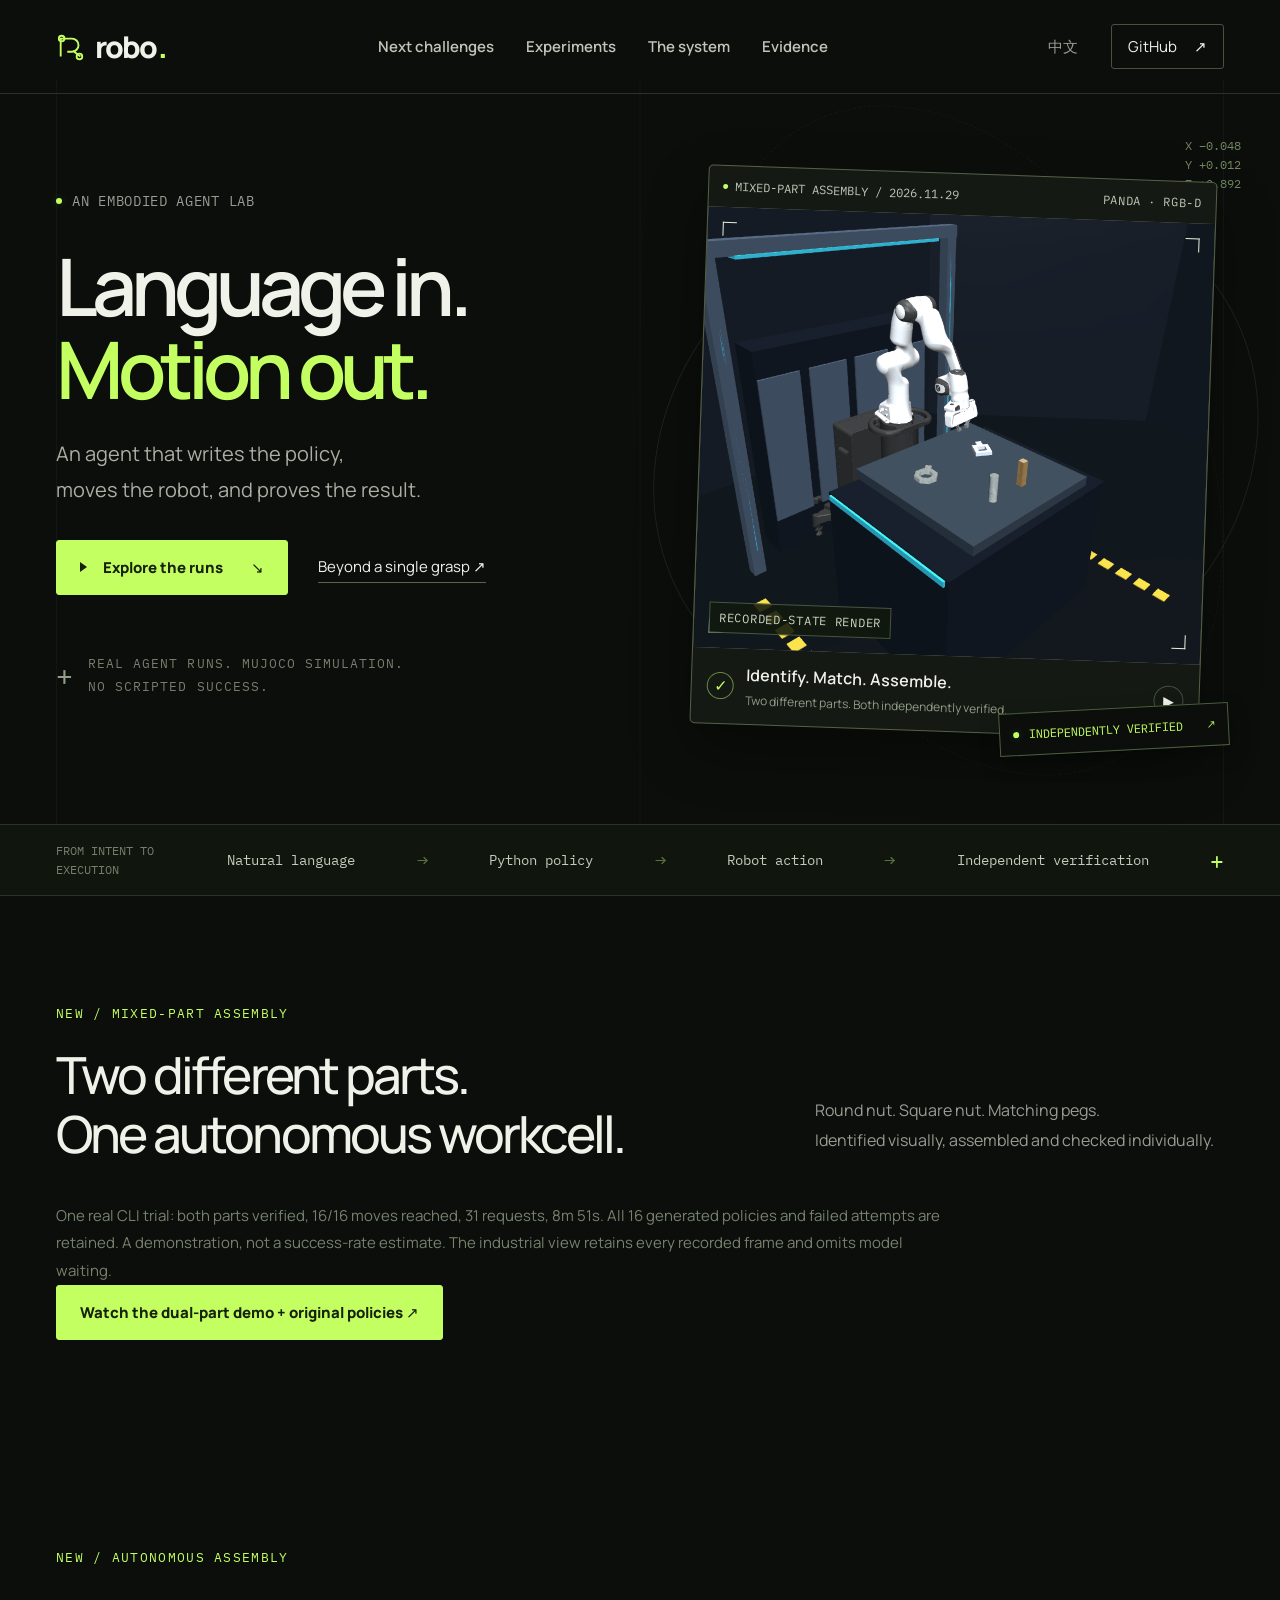
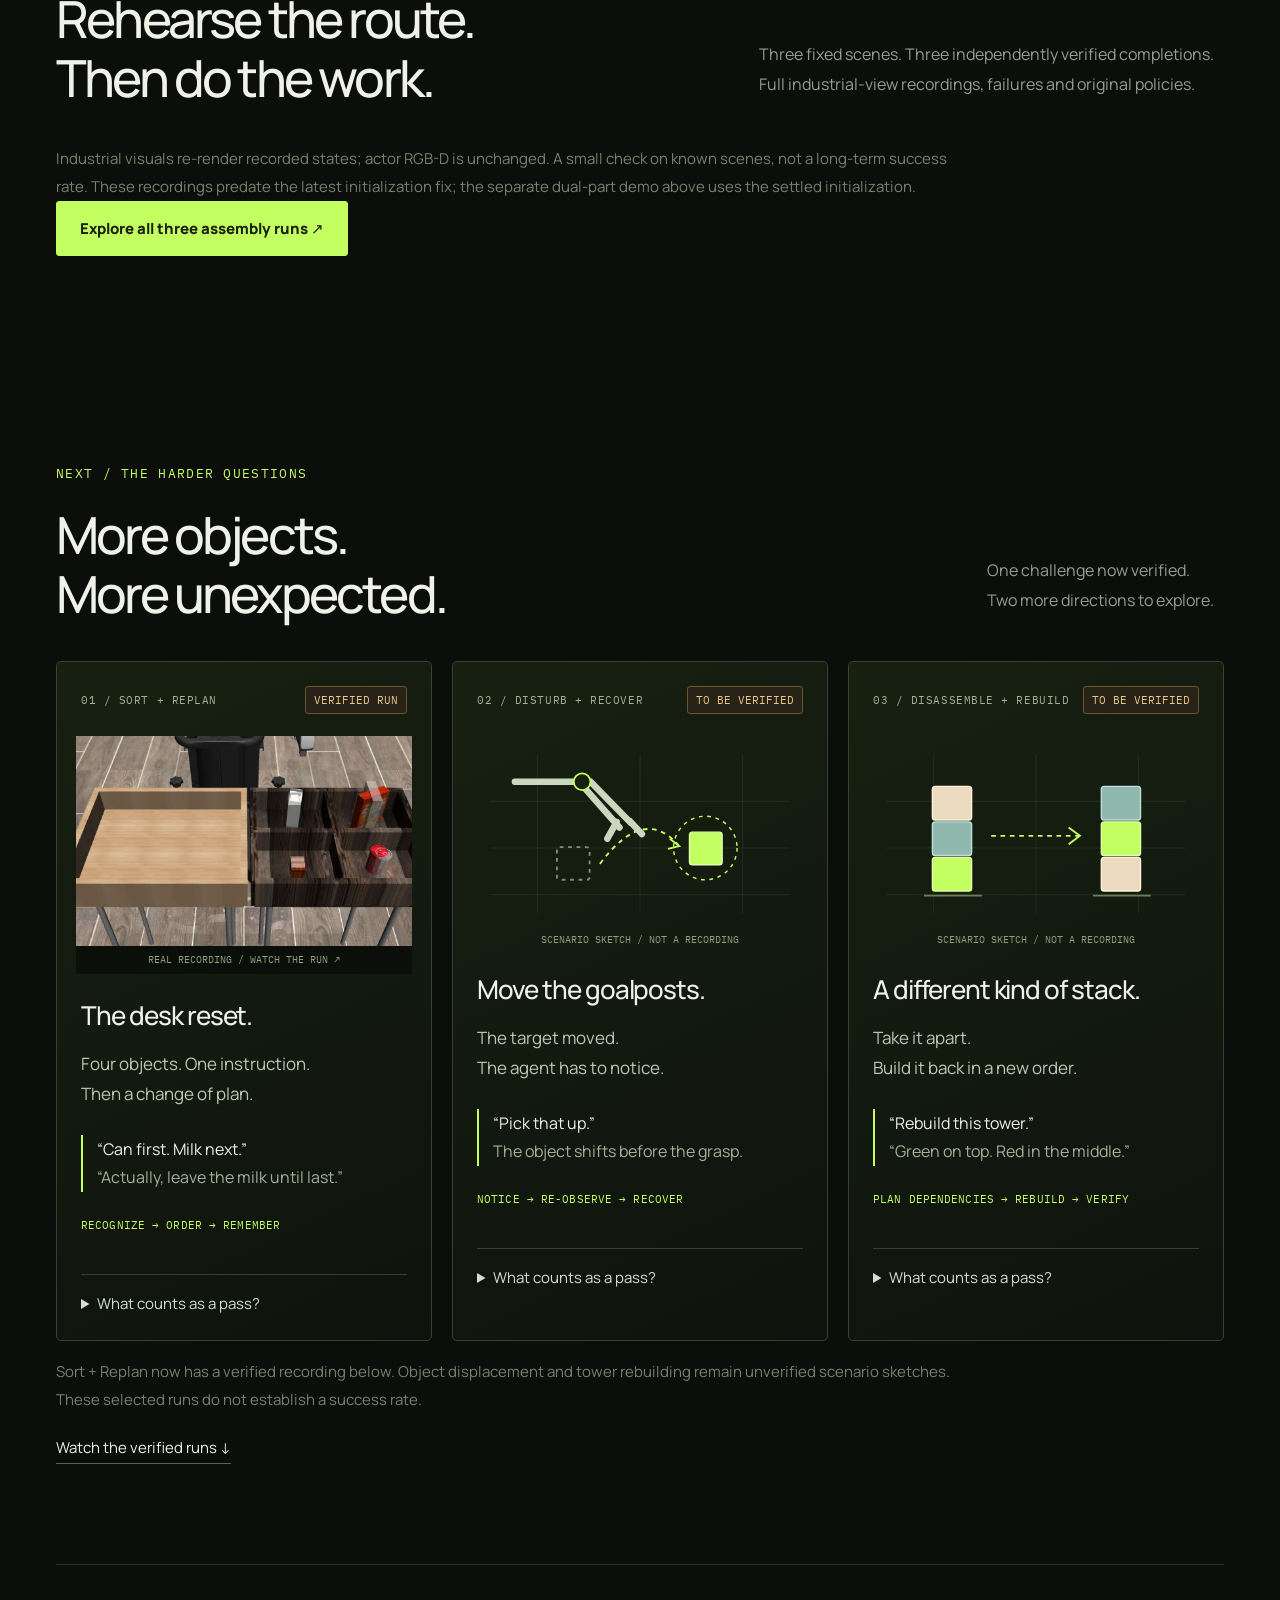
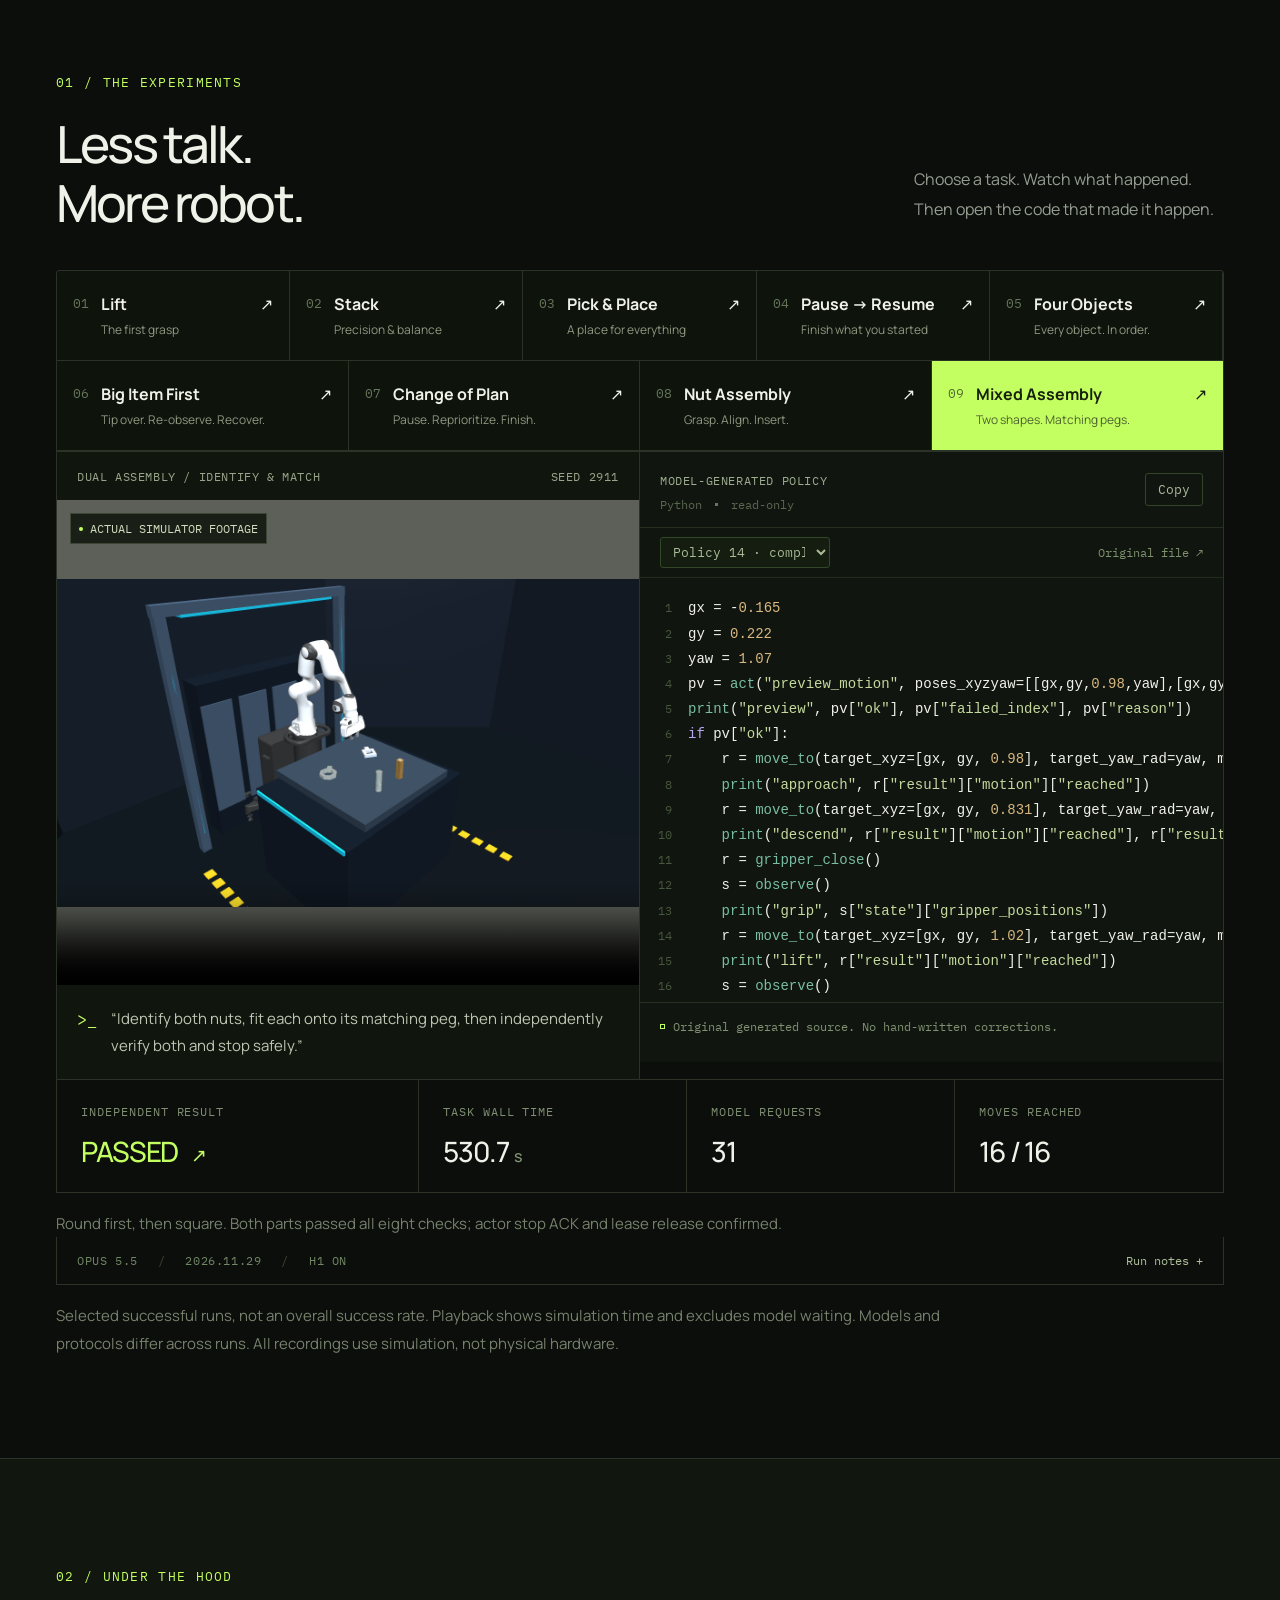
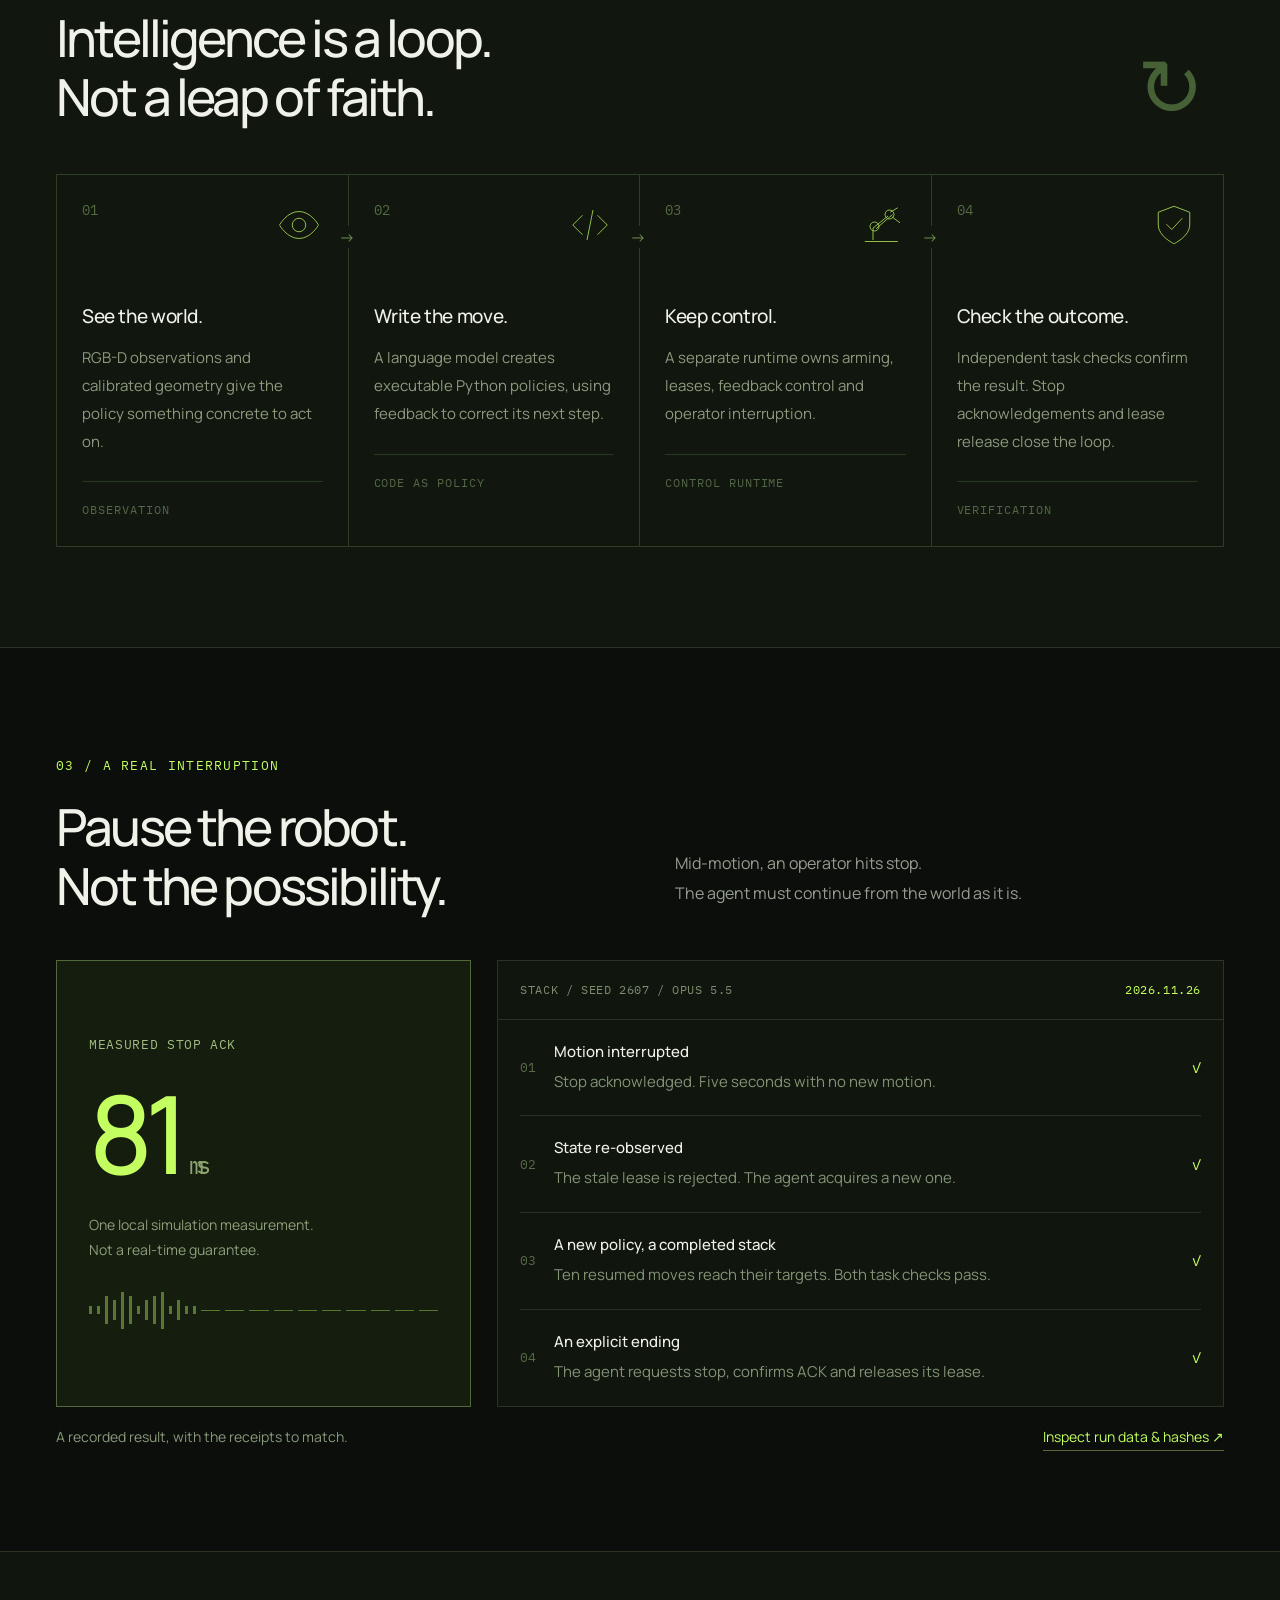
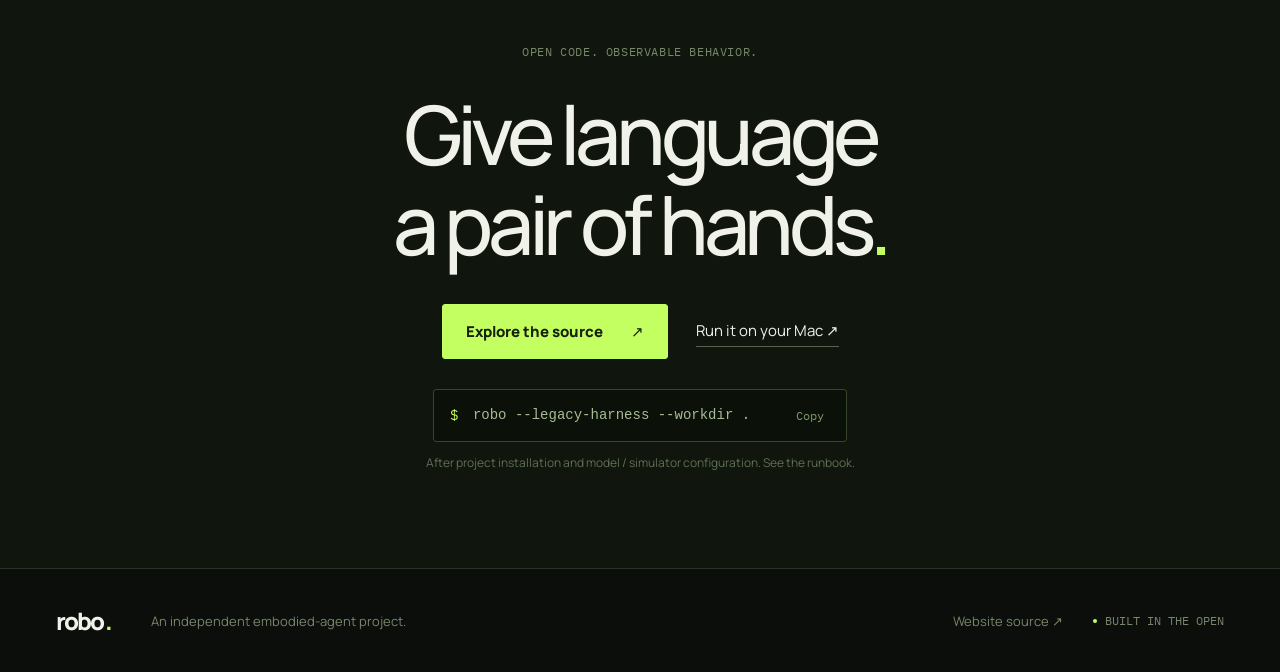
<file: index.html>
<!doctype html>
<html lang="en">
<head>
  <meta charset="UTF-8">
  <meta name="viewport" content="width=device-width,initial-scale=1">
  <meta name="theme-color" content="#0b0e0b">
  <meta name="description" content="Robo — natural language becomes robot policy. Watch real autonomous Lift, Stack and Pick & Place runs, inspect the generated code, and follow the evidence.">
  <meta property="og:title" content="ROBO — Language in. Motion out.">
  <meta property="og:description" content="An embodied agent lab. Real recordings. Generated policies. Independently verified results.">
  <meta property="og:type" content="website">
  <meta property="og:image" content="https://hanyullai.github.io/robo-showcase/assets/images/social-v2.jpg">
  <meta name="twitter:card" content="summary_large_image">
  <title>ROBO — Language in. Motion out.</title>
  <link rel="icon" type="image/svg+xml" href="assets/icon.svg">
  <link rel="stylesheet" href="style.css?v=7">
  <script type="module" src="app.js?v=9"></script>
</head>
<body>
<a class="skip" href="#experiments">Skip to experiments</a>
<div class="page-grid" aria-hidden="true"></div>
<header class="navigation">
  <a class="brand" href="#" aria-label="Robo home"><svg viewBox="0 0 32 32" aria-hidden="true"><path d="M5 26V7h12a7 7 0 0 1 0 14h-5m6-1 8 6"/><circle cx="6" cy="7" r="3"/><circle cx="25" cy="26" r="3"/></svg>robo<span class="brand-dot">.</span></a>
  <nav aria-label="Main navigation"><a href="#challenges" data-i18n="navChallenges">Next challenges</a><a href="#experiments" data-i18n="navWork">Experiments</a><a href="#system" data-i18n="navSystem">The system</a><a href="#evidence" data-i18n="navEvidence">Evidence</a></nav>
  <div class="nav-actions"><button id="language" type="button" aria-label="Switch to Chinese">中文</button><a class="source-link" href="https://github.com/hxx90/coding-agent-harness/tree/codex/robo-hardware-harness" target="_blank" rel="noopener noreferrer">GitHub <span aria-hidden="true">↗</span></a></div>
</header>
<main>
<section class="hero wrap" aria-labelledby="hero-title">
  <div class="hero-copy">
    <div class="eyebrow"><span class="status-dot"></span><span data-i18n="eyebrow">AN EMBODIED AGENT LAB</span></div>
    <h1 id="hero-title"><span data-i18n="hero1">Language in.</span><br><span class="accent" data-i18n="hero2">Motion out.</span></h1>
    <p class="hero-description" data-i18n="heroDescription">An agent that writes the policy,<br>moves the robot, and proves the result.</p>
    <div class="hero-cta"><a class="button primary" href="#experiments"><span class="play-icon" aria-hidden="true"></span><span data-i18n="watch">Explore the runs</span><span aria-hidden="true">↘</span></a><a class="text-link" href="#challenges" data-i18n="seeChallenges">Beyond a single grasp ↗</a></div>
    <div class="hero-footnote"><span class="cross" aria-hidden="true">+</span><span data-i18n="heroNote">REAL AGENT RUNS. MUJOCO SIMULATION.<br>NO SCRIPTED SUCCESS.</span></div>
  </div>
  <div class="hero-visual">
    <div class="orbit orbit-one" aria-hidden="true"></div><div class="orbit orbit-two" aria-hidden="true"></div>
    <div class="coordinate coordinate-top" aria-hidden="true">X −0.048<br>Y +0.012<br>Z +0.892</div>
    <div class="film-shell">
      <div class="film-topline"><span><i></i> <span data-i18n="fieldRecording">MIXED-PART ASSEMBLY / 2026.11.29</span></span><span class="mono">PANDA · RGB-D</span></div>
      <div class="hero-film"><video id="hero-video" src="dual-assembly/unit-01/industrial.mp4" poster="dual-assembly/unit-01/industrial.png" muted loop playsinline preload="metadata" aria-label="Recorded autonomous dual-nut assembly; display-only industrial rendering"></video><div class="film-corners" aria-hidden="true"></div><span class="frame-tag" data-i18n="simulation">RECORDED-STATE RENDER</span></div>
      <div class="film-bottomline"><span class="verified-icon">✓</span><div><strong data-i18n="heroFilmTitle">Identify. Match. Assemble.</strong><span data-i18n="heroFilmSub">Two different parts. Both independently verified.</span></div><button id="hero-toggle" type="button" class="round-button" aria-label="Play hero recording">▶</button></div>
    </div>
    <div class="proof-chip"><span class="status-dot"></span><span data-i18n="independentlyVerified">INDEPENDENTLY VERIFIED</span><span>↗</span></div>
  </div>
</section>
<div class="capability-strip"><div class="wrap strip-inner"><span data-i18n="stripLabel">FROM INTENT TO EXECUTION</span><span>Natural language</span><b>→</b><span>Python policy</span><b>→</b><span>Robot action</span><b>→</b><span>Independent verification</span><span class="strip-plus" aria-hidden="true">+</span></div></div>
<section class="wrap section-space assembly-update" aria-labelledby="dual-assembly-title"><div class="section-heading"><div><div class="eyebrow section-number" data-i18n="dualEyebrow">NEW / MIXED-PART ASSEMBLY</div><h2 id="dual-assembly-title" data-i18n="dualTitle">Two different parts.<br>One autonomous workcell.</h2></div><p data-i18n="dualSummary">Round nut. Square nut. Matching pegs.<br>Identified visually, assembled and checked individually.</p></div><p class="disclosure" data-i18n="dualBoundary">One real CLI trial: both parts verified, 16/16 moves reached, 31 requests, 8m 51s. All 16 generated policies and failed attempts are retained. A demonstration, not a success-rate estimate. The industrial view retains every recorded frame and omits model waiting.</p><a class="button primary" href="dual-assembly/" data-i18n="dualWatch">Watch the dual-part demo + original policies ↗</a></section>
<section class="wrap section-space assembly-update" aria-labelledby="assembly-update-title"><div class="section-heading"><div><div class="eyebrow section-number" data-i18n="assemblyEyebrow">NEW / AUTONOMOUS ASSEMBLY</div><h2 id="assembly-update-title" data-i18n="assemblyTitle">Rehearse the route.<br>Then do the work.</h2></div><p data-i18n="assemblySummary">Three fixed scenes. Three independently verified completions.<br>Full industrial-view recordings, failures and original policies.</p></div><p class="disclosure" data-i18n="assemblyBoundary">Industrial visuals re-render recorded states; actor RGB-D is unchanged. A small check on known scenes, not a long-term success rate. These recordings predate the latest initialization fix; the separate dual-part demo above uses the settled initialization.</p><a class="button primary" href="assembly/" data-i18n="assemblyWatch">Explore all three assembly runs ↗</a></section>
<section class="challenges wrap section-space" id="challenges" aria-labelledby="challenges-title">
  <div class="section-heading"><div><div class="eyebrow section-number" data-i18n="challengeEyebrow">NEXT / THE HARDER QUESTIONS</div><h2 id="challenges-title" data-i18n="challengeTitle">More objects.<br>More unexpected.</h2></div><p data-i18n="challengeDescription">One challenge now verified.<br>Two more directions to explore.</p></div>
  <div class="challenge-grid">
    <article class="challenge-card">
      <div class="challenge-top"><span class="mono">01 / SORT + REPLAN</span><span class="challenge-status" data-i18n="replanVerified">VERIFIED RUN</span></div>
      <a class="challenge-art recorded-challenge" href="#run-replan" aria-label="Watch the verified pause and reprioritize run"><img src="assets/images/replan.jpg" alt="All four objects sorted after a mid-task instruction change" loading="lazy"><span class="art-label" data-i18n="watchReplan">REAL RECORDING / WATCH THE RUN ↗</span></a>
      <h3 data-i18n="sortTitle">The desk reset.</h3><p class="challenge-lead" data-i18n="sortLead">Four objects. One instruction.<br>Then a change of plan.</p>
      <blockquote data-i18n="sortPrompt">“Can first. Milk next.”<br><span>“Actually, leave the milk until last.”</span></blockquote>
      <div class="challenge-skill" data-i18n="sortSkill">RECOGNIZE → ORDER → REMEMBER</div>
      <details><summary data-i18n="challengeCriteria">What counts as a pass?</summary><p data-i18n="sortCriteria">Verified in one real CLI journey: pause after the can, keep its placement, then complete cereal, bread and milk. Independent ordered checks and model-directed stop/release passed. No scene reset.</p></details>
    </article>
    <article class="challenge-card">
      <div class="challenge-top"><span class="mono">02 / DISTURB + RECOVER</span><span class="challenge-status" data-i18n="challengeStatus">TO BE VERIFIED</span></div>
      <div class="challenge-art" aria-hidden="true"><svg viewBox="0 0 360 210"><path class="art-grid" d="M20 170h320M20 120h320M20 70h320M70 20v170M180 20v170M290 20v170"/><rect class="art-ghost" x="91" y="119" width="35" height="35" rx="3"/><rect class="art-object" x="233" y="103" width="35" height="35" rx="3"/><path class="art-path" d="M137 137q47-63 84-20"/><path class="art-arrow" d="m212 110 10 8-12 3"/><path class="art-arm" d="M46 49h81l43 44m-57-46 45 51m-3-6-10 18m24-19 13 14"/><circle class="art-joint" cx="118" cy="49" r="9"/><circle class="art-target" cx="250" cy="120" r="34"/></svg><span class="art-label" data-i18n="conceptLabel">SCENARIO SKETCH / NOT A RECORDING</span></div>
      <h3 data-i18n="recoverTitle">Move the goalposts.</h3><p class="challenge-lead" data-i18n="recoverLead">The target moved.<br>The agent has to notice.</p>
      <blockquote data-i18n="recoverPrompt">“Pick that up.”<br><span>The object shifts before the grasp.</span></blockquote>
      <div class="challenge-skill" data-i18n="recoverSkill">NOTICE → RE-OBSERVE → RECOVER</div>
      <details><summary data-i18n="challengeCriteria">What counts as a pass?</summary><p data-i18n="recoverCriteria">Detect the changed object position, discard the stale target and generate a new action from current observations. Stop, resume and independent verification must still work. The recorded Stack pause/resume run below does not validate object displacement.</p></details>
    </article>
    <article class="challenge-card">
      <div class="challenge-top"><span class="mono">03 / DISASSEMBLE + REBUILD</span><span class="challenge-status" data-i18n="challengeStatus">TO BE VERIFIED</span></div>
      <div class="challenge-art" aria-hidden="true"><svg viewBox="0 0 360 210"><path class="art-grid" d="M20 170h320M20 120h320M20 70h320M70 20v170M180 20v170M290 20v170"/><rect class="art-object" x="69" y="130" width="42" height="36" rx="3"/><rect class="art-object alt" x="69" y="92" width="42" height="36" rx="3"/><rect class="art-object pale" x="69" y="54" width="42" height="36" rx="3"/><rect class="art-object pale" x="250" y="130" width="42" height="36" rx="3"/><rect class="art-object" x="250" y="92" width="42" height="36" rx="3"/><rect class="art-object alt" x="250" y="54" width="42" height="36" rx="3"/><path class="art-path" d="M132 107h94"/><path class="art-arrow" d="m215 98 12 9-12 9"/><path class="art-bin" d="M60 171h62m119 0h62"/></svg><span class="art-label" data-i18n="conceptLabel">SCENARIO SKETCH / NOT A RECORDING</span></div>
      <h3 data-i18n="rebuildTitle">A different kind of stack.</h3><p class="challenge-lead" data-i18n="rebuildLead">Take it apart.<br>Build it back in a new order.</p>
      <blockquote data-i18n="rebuildPrompt">“Rebuild this tower.”<br><span>“Green on top. Red in the middle.”</span></blockquote>
      <div class="challenge-skill" data-i18n="rebuildSkill">PLAN DEPENDENCIES → REBUILD → VERIFY</div>
      <details><summary data-i18n="challengeCriteria">What counts as a pass?</summary><p data-i18n="rebuildCriteria">Remove blocks in a feasible sequence, use temporary placements, and build the requested color order. Verify release, stability and final order. The existing two-cube Stack run does not validate this multi-block challenge.</p></details>
    </article>
  </div>
  <p class="disclosure" data-i18n="challengeDisclosure">Sort + Replan now has a verified recording below. Object displacement and tower rebuilding remain unverified scenario sketches. These selected runs do not establish a success rate.</p>
  <a class="text-link challenge-recordings" href="#experiments" data-i18n="challengeRecordings">Watch the verified runs ↓</a>
</section>
<section class="experiments wrap section-space" id="experiments" aria-labelledby="experiments-title">
  <div class="section-heading"><div><div class="eyebrow section-number" data-i18n="workEyebrow">01 / THE EXPERIMENTS</div><h2 id="experiments-title" data-i18n="workTitle">Less talk.<br>More robot.</h2></div><p data-i18n="workDescription">Choose a task. Watch what happened.<br>Then open the code that made it happen.</p></div>
  <div class="task-tabs" role="tablist" aria-label="Recorded experiments">
    <button role="tab" id="tab-lift" aria-controls="experiment-panel" aria-selected="false" tabindex="-1" data-task="lift"><span class="tab-index">01</span><div><strong>Lift</strong><span data-i18n="liftTag">The first grasp</span></div><span class="tab-arrow" aria-hidden="true">↗</span></button>
    <button role="tab" id="tab-stack" aria-controls="experiment-panel" aria-selected="false" tabindex="-1" data-task="stack"><span class="tab-index">02</span><div><strong>Stack</strong><span data-i18n="stackTag">Precision & balance</span></div><span class="tab-arrow" aria-hidden="true">↗</span></button>
    <button role="tab" id="tab-pickplace" aria-controls="experiment-panel" aria-selected="false" tabindex="-1" data-task="pickplace"><span class="tab-index">03</span><div><strong>Pick & Place</strong><span data-i18n="pickplaceTag">A place for everything</span></div><span class="tab-arrow" aria-hidden="true">↗</span></button>
    <button role="tab" id="tab-resume" aria-controls="experiment-panel" aria-selected="true" tabindex="0" data-task="resume"><span class="tab-index">04</span><div><strong>Pause → Resume</strong><span data-i18n="resumeTag">Finish what you started</span></div><span class="tab-arrow" aria-hidden="true">↗</span></button>
    <button role="tab" id="tab-sorting" aria-controls="experiment-panel" aria-selected="false" tabindex="-1" data-task="sorting"><span class="tab-index">05</span><div><strong>Four Objects</strong><span data-i18n="sortingTag">Every object. In order.</span></div><span class="tab-arrow" aria-hidden="true">↗</span></button>
    <button role="tab" id="tab-priority" aria-controls="experiment-panel" aria-selected="false" tabindex="-1" data-task="priority"><span class="tab-index">06</span><div><strong>Big Item First</strong><span data-i18n="priorityTag">Tip over. Re-observe. Recover.</span></div><span class="tab-arrow" aria-hidden="true">↗</span></button>
    <button role="tab" id="tab-replan" aria-controls="experiment-panel" aria-selected="false" tabindex="-1" data-task="replan"><span class="tab-index">07</span><div><strong>Change of Plan</strong><span data-i18n="replanTag">Pause. Reprioritize. Finish.</span></div><span class="tab-arrow" aria-hidden="true">↗</span></button>
    <button role="tab" id="tab-nut" aria-controls="experiment-panel" aria-selected="false" tabindex="-1" data-task="nut"><span class="tab-index">08</span><div><strong>Nut Assembly</strong><span data-i18n="nutTag">Grasp. Align. Insert.</span></div><span class="tab-arrow" aria-hidden="true">↗</span></button>
    <button role="tab" id="tab-dual-nut" aria-controls="experiment-panel" aria-selected="false" tabindex="-1" data-task="dual-nut"><span class="tab-index">09</span><div><strong>Mixed Assembly</strong><span data-i18n="dualTag">Two shapes. Matching pegs.</span></div><span class="tab-arrow" aria-hidden="true">↗</span></button>
  </div>
  <div class="experiment-panel" id="experiment-panel" role="tabpanel" aria-labelledby="tab-resume">
    <div class="run-screen">
      <div class="screen-head mono"><span id="run-title">STACK / RECOVERY</span><span id="run-seed">SEED 2607</span></div>
      <div class="run-video-wrap"><video id="run-video" src="assets/video/resume.mp4" poster="assets/images/resume.jpg" muted playsinline controls preload="metadata" aria-label="Selected experiment recording"></video><div class="play-caption"><span class="status-dot"></span><span data-i18n="actualFootage">ACTUAL SIMULATOR FOOTAGE</span></div></div>
      <div class="prompt-box"><span class="prompt-symbol" aria-hidden="true">&gt;_</span><p id="run-prompt">“Continue the Stack task from the current state. Verify the result, then stop and release.”</p></div>
    </div>
    <div class="policy-panel">
      <div class="policy-heading"><div><span class="mono" data-i18n="generatedPolicy">MODEL-GENERATED POLICY</span><span class="file-label">Python <i></i> read-only</span></div><button id="copy-policy" type="button" class="small-button" data-i18n="copy">Copy</button></div>
      <div class="policy-options"><select id="policy-select" aria-label="Choose original generated policy"></select><a id="download-policy" href="assets/policies/resume-1.py.txt" download data-i18n="original">Original file ↗</a></div>
      <div class="code-window" tabindex="0" role="region" aria-label="Original policy source"><pre><code id="policy-code">Loading original policy…</code></pre></div>
      <div class="policy-footnote"><span class="tiny-square"></span><span data-i18n="codeNote">Original generated source. No hand-written corrections.</span></div>
    </div>
  </div>
  <div class="run-metrics" aria-live="polite"><div><span data-i18n="metricResult">INDEPENDENT RESULT</span><strong id="metric-result" class="accent">PASSED <i>↗</i></strong></div><div><span data-i18n="metricTime">TASK WALL TIME</span><strong id="metric-time">201.1 <small>s</small></strong></div><div><span data-i18n="metricCalls">MODEL REQUESTS</span><strong id="metric-calls">15</strong></div><div><span data-i18n="metricMotion">MOVES REACHED</span><strong id="metric-motion">10 / 10</strong></div></div>
  <p id="run-outcome" class="disclosure" aria-live="polite" hidden></p>
  <div class="run-detail-line mono"><span id="run-model">OPUS 5.5</span><span id="run-date">2026.11.26</span><span id="run-library">H1 ON</span><button id="details-toggle" aria-expanded="false" aria-controls="run-details" data-i18n="details">Run notes +</button></div>
  <div id="run-details" hidden><p id="run-notes"></p><a id="original-video" href="evidence/stack-resume-original.mp4" data-i18n="originalVideo">View original recording ↗</a></div>
  <p class="disclosure" data-i18n="selectionNote">Selected successful runs, not an overall success rate. Playback shows simulation time and excludes model waiting. Models and protocols differ across runs. All recordings use simulation, not physical hardware.</p>
</section>
<section class="system-section" id="system" aria-labelledby="system-title"><div class="wrap section-space">
  <div class="section-heading"><div><div class="eyebrow section-number" data-i18n="systemEyebrow">02 / UNDER THE HOOD</div><h2 id="system-title" data-i18n="systemTitle">Intelligence is a loop.<br>Not a leap of faith.</h2></div><span class="system-symbol" aria-hidden="true">↻</span></div>
  <div class="architecture"><article><div class="architecture-top"><span>01</span><svg viewBox="0 0 64 64" aria-hidden="true"><path d="M6 32s10-18 26-18 26 18 26 18-10 18-26 18S6 32 6 32Z"/><circle cx="32" cy="32" r="9"/></svg></div><h3 data-i18n="sense">See the world.</h3><p data-i18n="senseText">RGB-D observations and calibrated geometry give the policy something concrete to act on.</p><span class="architecture-label">OBSERVATION</span></article><article><div class="architecture-top"><span>02</span><svg viewBox="0 0 64 64" aria-hidden="true"><path d="m22 19-13 13 13 13m20-26 13 13-13 13m-6-33-8 40"/></svg></div><h3 data-i18n="plan">Write the move.</h3><p data-i18n="planText">A language model creates executable Python policies, using feedback to correct its next step.</p><span class="architecture-label">CODE AS POLICY</span></article><article><div class="architecture-top"><span>03</span><svg viewBox="0 0 64 64" aria-hidden="true"><path d="M9 54h44M20 52V36l20-16M24 37l22-19M43 15l10-6m-8 12 11 8"/><circle cx="22" cy="34" r="6"/><circle cx="42" cy="18" r="6"/></svg></div><h3 data-i18n="act">Keep control.</h3><p data-i18n="actText">A separate runtime owns arming, leases, feedback control and operator interruption.</p><span class="architecture-label">CONTROL RUNTIME</span></article><article><div class="architecture-top"><span>04</span><svg viewBox="0 0 64 64" aria-hidden="true"><path d="m32 7 21 8v17c0 15-21 25-21 25S11 47 11 32V15Z"/><path d="m22 31 7 7 14-15"/></svg></div><h3 data-i18n="verify">Check the outcome.</h3><p data-i18n="verifyText">Independent task checks confirm the result. Stop acknowledgements and lease release close the loop.</p><span class="architecture-label">VERIFICATION</span></article></div>
</div></section>
<section class="recovery wrap section-space" id="evidence" aria-labelledby="recovery-title">
  <div class="recovery-intro"><div class="eyebrow section-number" data-i18n="recoveryEyebrow">03 / A REAL INTERRUPTION</div><h2 id="recovery-title" data-i18n="recoveryTitle">Pause the robot.<br>Not the possibility.</h2><p data-i18n="recoveryDescription">Mid-motion, an operator hits stop.<br>The agent must continue from the world as it is.</p></div>
  <div class="recovery-grid"><div class="recovery-card"><span class="mono" data-i18n="stopMetric">MEASURED STOP ACK</span><strong>81<span>ms</span></strong><p data-i18n="stopNote">One local simulation measurement.<br>Not a real-time guarantee.</p><div class="waveform" aria-hidden="true"><span></span><span></span><span></span><span></span><span></span><span></span><span></span><span></span><span></span><span></span><span></span><span></span><span></span><span></span><span></span><span></span><span></span><span></span><span></span><span></span><span></span><span></span><span></span><span></span></div></div>
  <div class="recovery-log"><div class="log-top"><span class="mono">STACK / SEED 2607 / OPUS 5.5</span><span class="accent mono">2026.11.26</span></div><ol><li><span class="log-number">01</span><div><strong data-i18n="log1">Motion interrupted</strong><p data-i18n="log1Text">Stop acknowledged. Five seconds with no new motion.</p></div><span class="log-check">✓</span></li><li><span class="log-number">02</span><div><strong data-i18n="log2">State re-observed</strong><p data-i18n="log2Text">The stale lease is rejected. The agent acquires a new one.</p></div><span class="log-check">✓</span></li><li><span class="log-number">03</span><div><strong data-i18n="log3">A new policy, a completed stack</strong><p data-i18n="log3Text">Ten resumed moves reach their targets. Both task checks pass.</p></div><span class="log-check">✓</span></li><li><span class="log-number">04</span><div><strong data-i18n="log4">An explicit ending</strong><p data-i18n="log4Text">The agent requests stop, confirms ACK and releases its lease.</p></div><span class="log-check">✓</span></li></ol></div></div>
  <div class="evidence-footer"><span data-i18n="evidenceNote">A recorded result, with the receipts to match.</span><a href="evidence/runs.json" target="_blank" rel="noopener noreferrer" data-i18n="inspectEvidence">Inspect run data & hashes ↗</a></div>
</section>
<section class="closing"><div class="wrap closing-inner"><div class="eyebrow" data-i18n="closingEyebrow">OPEN CODE. OBSERVABLE BEHAVIOR.</div><h2 data-i18n="closingTitle">Give language<br>a pair of hands<span class="accent">.</span></h2><div class="closing-actions"><a class="button primary" href="https://github.com/hxx90/coding-agent-harness/tree/codex/robo-hardware-harness" target="_blank" rel="noopener noreferrer"><span data-i18n="exploreSource">Explore the source</span><span aria-hidden="true">↗</span></a><a class="text-link" href="https://github.com/hxx90/coding-agent-harness/blob/codex/robo-hardware-harness/docs/robo-harness-local-runbook.md" target="_blank" rel="noopener noreferrer" data-i18n="runLocally">Run it on your Mac ↗</a></div><div class="terminal-command"><span aria-hidden="true">$</span><code>robo --legacy-harness --workdir .</code><button id="copy-command" aria-label="Copy launch command">Copy</button></div><p class="setup-note" data-i18n="setupNote">After project installation and model / simulator configuration. See the runbook.</p></div></section>
</main>
<footer class="wrap footer"><a class="brand" href="#">robo<span class="brand-dot">.</span></a><span data-i18n="footer">An independent embodied-agent project.</span><a href="https://github.com/hanyullai/robo-showcase" target="_blank" rel="noopener noreferrer">Website source ↗</a><span class="footer-status"><i class="status-dot"></i><span data-i18n="footerStatus">BUILT IN THE OPEN</span></span></footer>
<div id="toast" role="status" aria-live="polite"></div>
<noscript><p class="wrap">JavaScript enables task switching and source inspection. <a href="evidence/runs.json">Browse the run records</a> or <a href="assets/policies/resume-1.py.txt">read the Stack policy</a>.</p></noscript>
</body>
</html>
</file>
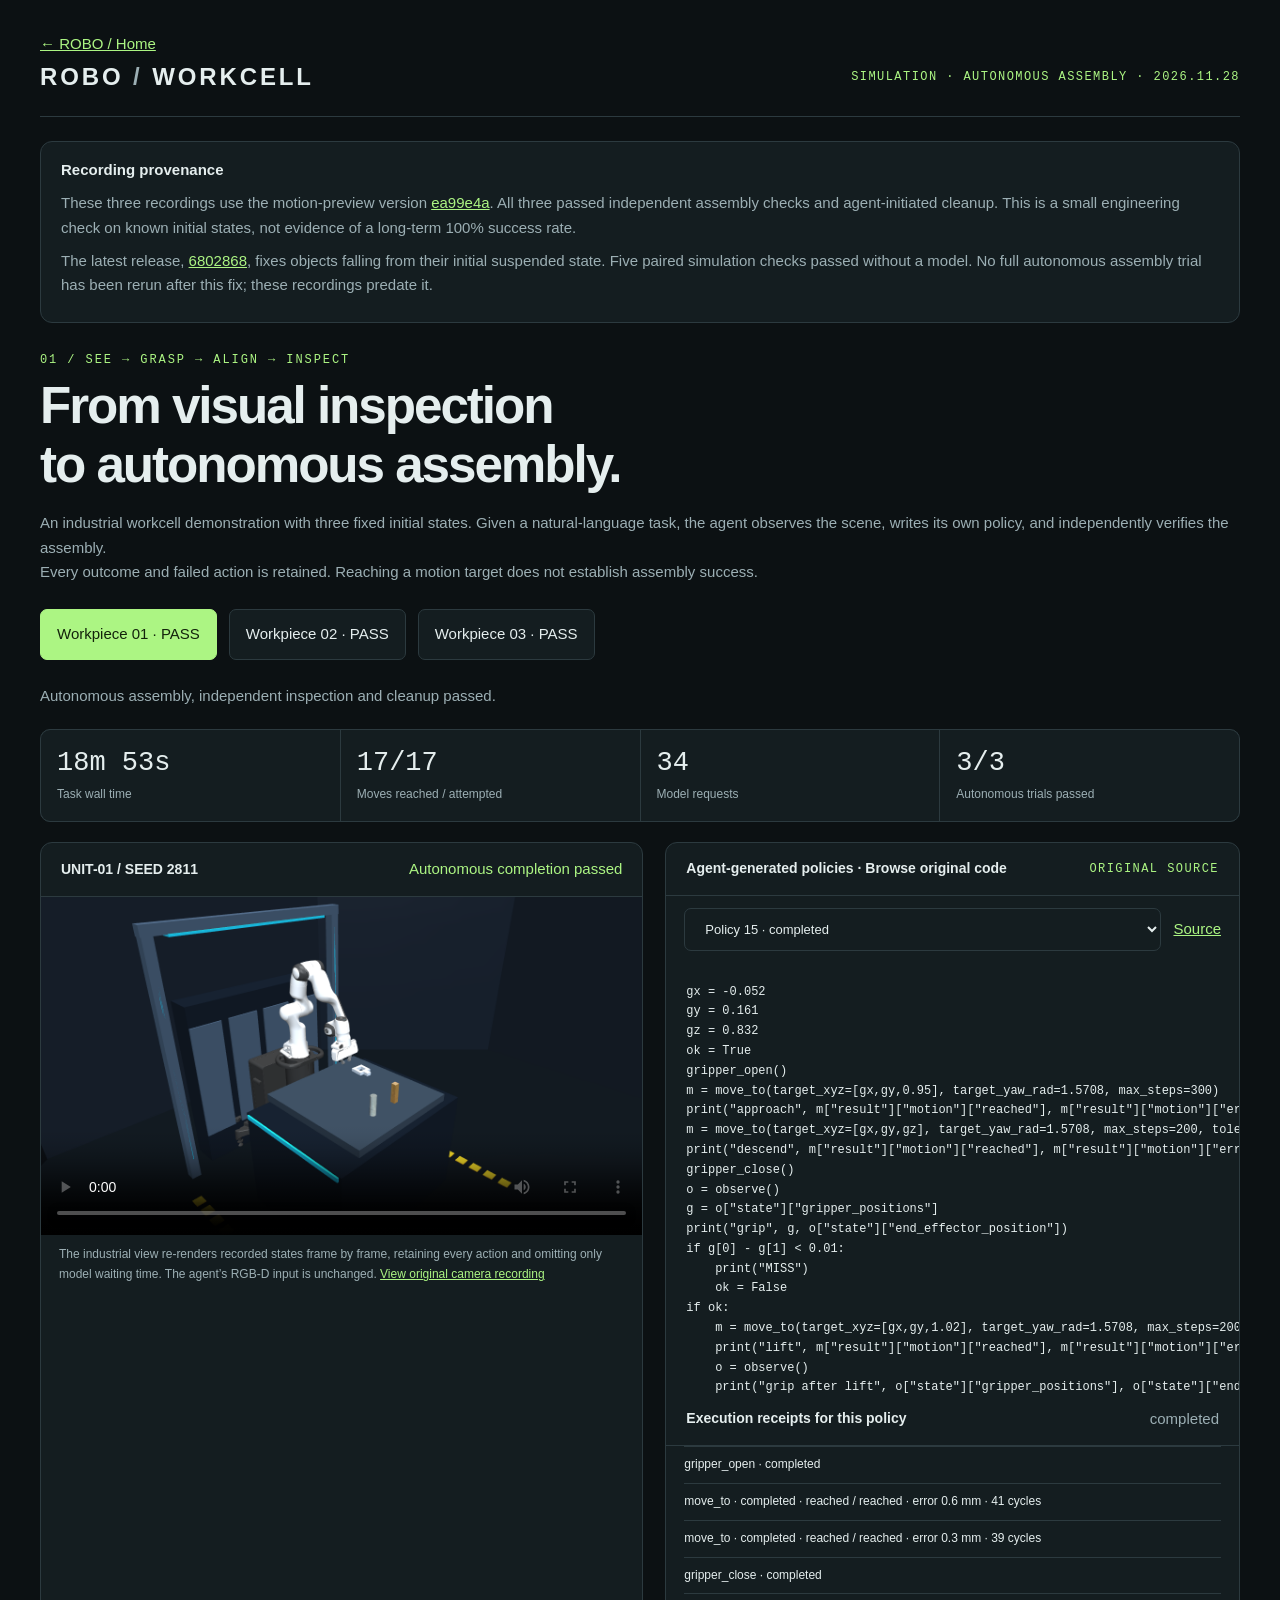
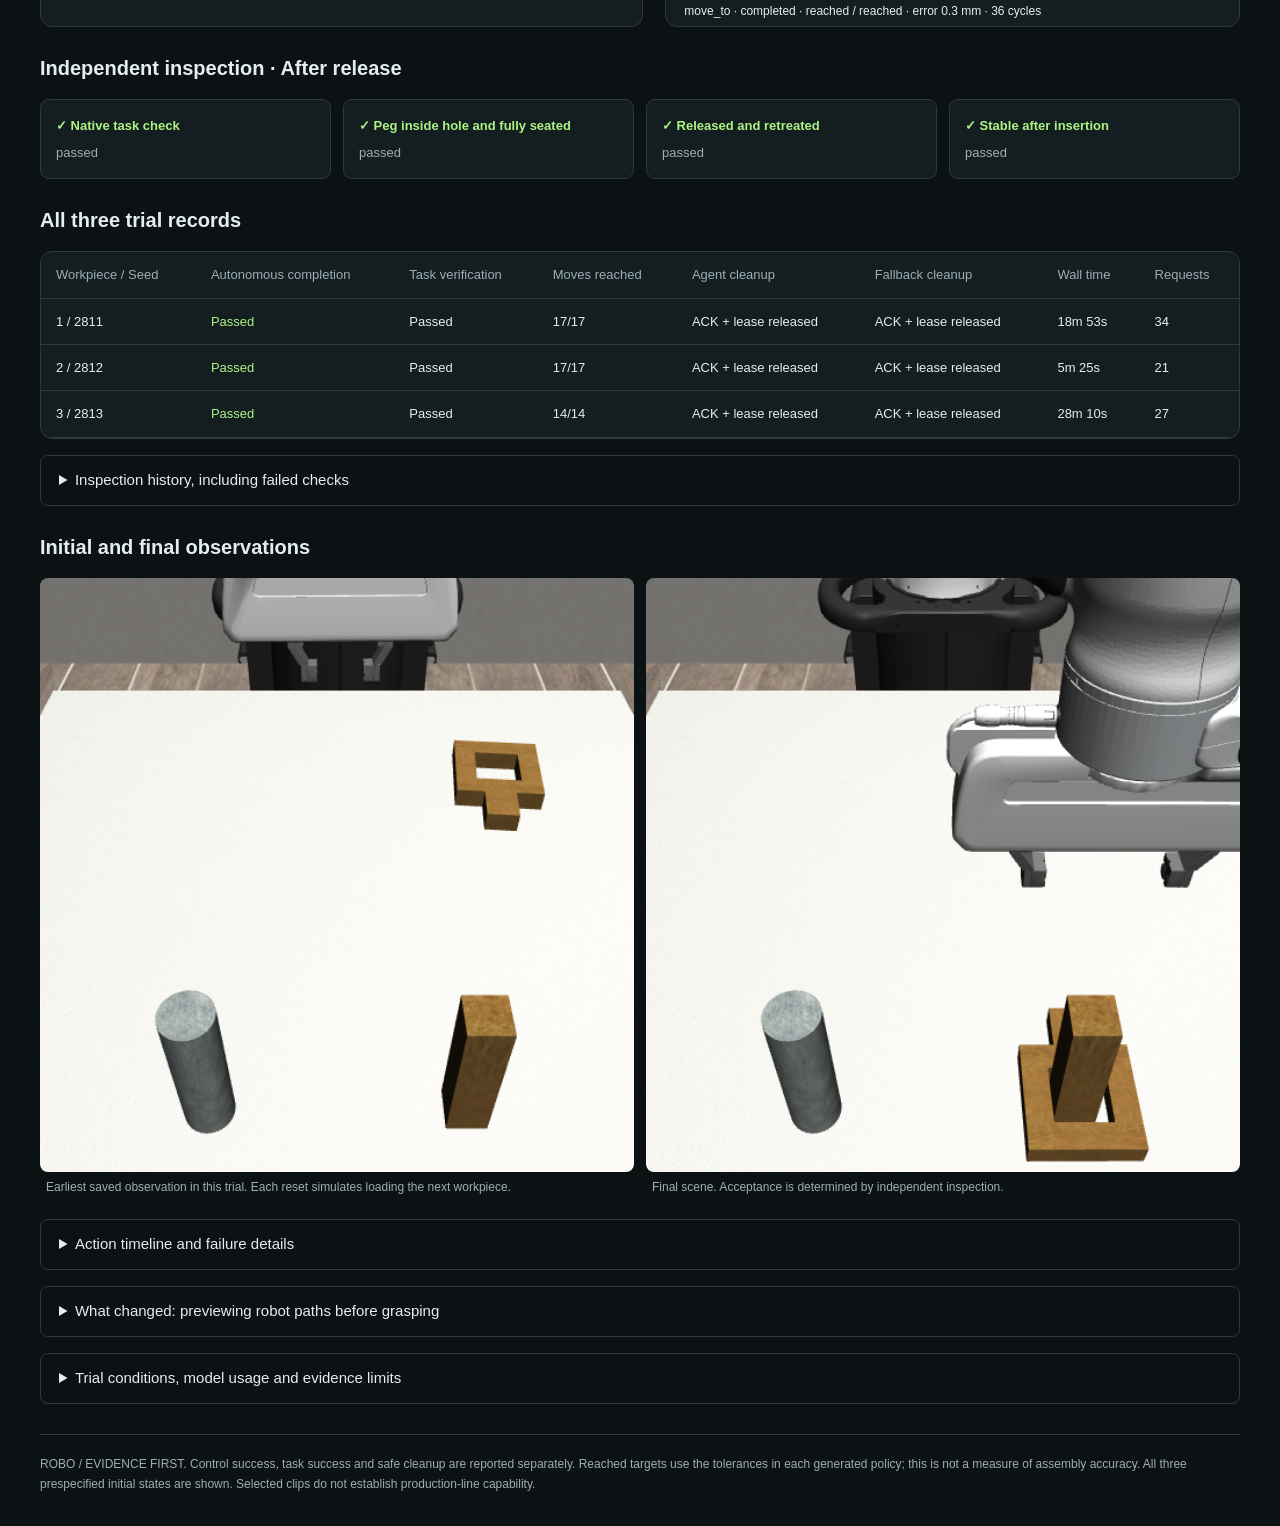
<file: assembly/index.html>
<!doctype html><html lang="en"><meta charset="utf-8"><meta name="viewport" content="width=device-width,initial-scale=1"><title>Robo — Autonomous Assembly Workcell</title>
<style>
:root{color-scheme:dark;--bg:#0c1113;--panel:#141d20;--border:#2c3a3f;--text:#e5eeee;--muted:#9cafb4;--green:#acf583;--orange:#ffbb72;--red:#ff9e94}*{box-sizing:border-box}body{margin:0;background:var(--bg);color:var(--text);font:15px/1.65 -apple-system,BlinkMacSystemFont,'PingFang SC',sans-serif}main{max-width:1500px;margin:auto;padding:32px 40px}header{display:flex;justify-content:space-between;gap:24px;align-items:center;border-bottom:1px solid var(--border);padding-bottom:20px}.brand{font-weight:800;letter-spacing:.12em;font-size:24px}.tag{color:var(--green);font:12px ui-monospace,monospace;letter-spacing:.12em}.eyebrow{color:var(--green);font:12px ui-monospace,monospace;letter-spacing:.16em;margin:30px 0 6px}h1{font-size:clamp(32px,4vw,54px);letter-spacing:-.04em;line-height:1.15;margin:10px 0 16px}p{color:var(--muted);margin:8px 0 20px}nav{display:flex;gap:12px;flex-wrap:wrap;margin:24px 0}button,select,a.button{border:1px solid var(--border);background:var(--panel);color:var(--text);border-radius:7px;padding:12px 16px;font:inherit;cursor:pointer;text-decoration:none}button.active{background:var(--green);color:#13230b;border-color:var(--green)}button:focus-visible,select:focus-visible,a:focus-visible{outline:3px solid var(--orange);outline-offset:3px}button:hover{border-color:var(--green)}.grid{display:grid;grid-template-columns:minmax(0,1.05fr) minmax(0,1fr);gap:22px}.panel{background:var(--panel);border:1px solid var(--border);border-radius:12px;overflow:hidden}.bar{padding:14px 20px;border-bottom:1px solid var(--border);display:flex;justify-content:space-between;gap:10px;align-items:center}.bar strong{font-size:14px}.muted{color:var(--muted)}video{width:100%;display:block;max-height:600px;background:#080c0e;aspect-ratio:16/9;object-fit:contain}.video-note{padding:10px 18px;font-size:12px;color:var(--muted)}.kpis{display:grid;grid-template-columns:repeat(4,1fr);gap:1px;background:var(--border);border:1px solid var(--border);border-radius:10px;overflow:hidden;margin:20px 0}.kpi{background:var(--panel);padding:16px}.kpi b{display:block;font:27px/1.3 ui-monospace,monospace}.kpi span{font-size:12px;color:var(--muted)}.pass{color:var(--green)}.fail{color:var(--red)}.warn{color:var(--orange)}pre{margin:0;padding:20px;overflow:auto;font:12px/1.65 ui-monospace,SFMono-Regular,Menlo,monospace;tab-size:4;white-space:pre;max-height:430px;min-height:250px}.policy-controls{padding:12px 18px;display:flex;align-items:center;gap:12px}.policy-controls a{white-space:nowrap;flex-shrink:0}.policy-controls select{width:100%;min-width:0;font-size:13px}.receipt{padding:0 18px 16px;font-size:12px;max-height:180px;overflow:auto}.receipt div{padding:8px 0;border-top:1px solid var(--border)}.section{margin-top:25px}h2{font-size:20px;margin:0 0 14px}.checks{display:grid;grid-template-columns:repeat(4,1fr);gap:12px}.check{padding:15px;background:var(--panel);border:1px solid var(--border);border-radius:9px;font-size:13px}.check b{display:block;margin-bottom:5px}.check span{color:var(--muted)}table{width:100%;border-collapse:collapse;font-size:13px}td,th{padding:12px 15px;border-bottom:1px solid var(--border);text-align:left;white-space:nowrap}th{color:var(--muted);font-weight:400}.scroll{overflow:auto}.images{display:grid;grid-template-columns:1fr 1fr;gap:12px}.images img{width:100%;display:block;border-radius:8px}.images figure{margin:0}.images figcaption{font-size:12px;color:var(--muted);padding:6px}details{margin:16px 0;border:1px solid var(--border);border-radius:8px;padding:12px 18px}summary{cursor:pointer}details p{font-size:13px;margin:14px 0 4px}.foot{font-size:12px;color:var(--muted);border-top:1px solid var(--border);padding-top:20px;margin-top:30px}a{color:var(--green)}.ledger{max-height:290px;overflow:auto}.empty{padding:30px;color:var(--muted)}@media(max-width:900px){main{padding:20px}.grid{grid-template-columns:1fr}.checks{grid-template-columns:1fr 1fr}.tag{font-size:10px}.kpis{grid-template-columns:1fr 1fr}h1{font-size:36px}}
</style>
<main><a href="../" style="color:var(--green)">← ROBO / Home</a><header><div class="brand">ROBO <span class="muted">/</span> WORKCELL</div><div class="tag">SIMULATION · AUTONOMOUS ASSEMBLY · 2026.11.28</div></header>
<section class="panel" style="padding:16px 20px;margin:24px 0"><strong>Recording provenance</strong><p style="margin:8px 0">These three recordings use the motion-preview version <a href="https://github.com/hxx90/coding-agent-harness/commit/ea99e4af272f3b3e400b6717c5400585ddd5ea80">ea99e4a</a>. All three passed independent assembly checks and agent-initiated cleanup. This is a small engineering check on known initial states, not evidence of a long-term 100% success rate.</p><p style="margin:8px 0">The latest release, <a href="https://github.com/hxx90/coding-agent-harness/commit/6802868bf4bb532f361276864026e5492bf01d02">6802868</a>, fixes objects falling from their initial suspended state. Five paired simulation checks passed without a model. No full autonomous assembly trial has been rerun after this fix; these recordings predate it.</p></section><div class="eyebrow">01 / SEE → GRASP → ALIGN → INSPECT</div><h1>From visual inspection<br>to autonomous assembly.</h1><p>An industrial workcell demonstration with three fixed initial states. Given a natural-language task, the agent observes the scene, writes its own policy, and independently verifies the assembly.<br>Every outcome and failed action is retained. Reaching a motion target does not establish assembly success.</p>
<nav id="units" aria-label="Select a workpiece"></nav><p id="outcome"></p><div class="kpis" id="kpis"></div>
<div class="grid"><section class="panel"><div class="bar"><strong id="videoTitle">Workcell recording</strong><span id="verdict"></span></div><video id="video" controls playsinline preload="metadata"></video><div class="video-note">The industrial view re-renders recorded states frame by frame, retaining every action and omitting only model waiting time. The agent’s RGB-D input is unchanged. <a id="actorVideo">View original camera recording</a></div></section>
<section class="panel"><div class="bar"><strong>Agent-generated policies · Browse original code</strong><span class="tag">ORIGINAL SOURCE</span></div><div class="policy-controls"><select id="policy" aria-label="Select policy source"></select><a id="download" download>Source</a></div><pre id="code"></pre><div class="bar"><strong>Execution receipts for this policy</strong><span class="muted" id="policyStatus"></span></div><div class="receipt" id="receipts"></div></section></div>
<section class="section"><h2>Independent inspection · After release</h2><div class="checks" id="checks"></div></section>
<section class="section"><h2>All three trial records</h2><div class="panel scroll"><table><thead><tr><th>Workpiece / Seed</th><th>Autonomous completion</th><th>Task verification</th><th>Moves reached</th><th>Agent cleanup</th><th>Fallback cleanup</th><th>Wall time</th><th>Requests</th></tr></thead><tbody id="results"></tbody></table></div></section>
<details><summary>Inspection history, including failed checks</summary><div class="scroll"><table><thead><tr><th>Task time</th><th>Source</th><th>Result</th><th>Checks passed</th></tr></thead><tbody id="qcHistory"></tbody></table></div></details><section class="section"><h2>Initial and final observations</h2><div class="images"><figure><img id="initial" alt="Earliest saved observation in this trial"><figcaption>Earliest saved observation in this trial. Each reset simulates loading the next workpiece.</figcaption></figure><figure><img id="final" alt="Final scene in this trial"><figcaption>Final scene. Acceptance is determined by independent inspection.</figcaption></figure></div></section>
<details><summary>Action timeline and failure details</summary><p>Times below are task wall time, not video timestamps. Browsing code does not alter or replay any action.</p><div class="ledger"><table><thead><tr><th>Time</th><th>Policy</th><th>Action</th><th>Result</th><th>Position error</th></tr></thead><tbody id="actions"></tbody></table></div><p id="errors"></p></details>
<details><summary>What changed: previewing robot paths before grasping</summary><p>For the same visual estimate, the original orientation failed to reach its target in a model-free diagnostic; a five-segment path using an equivalent gripper orientation passed. The agent estimates paths and requests previews itself. Previews exclude contact with movable objects and payload effects, so they cannot guarantee grasping or assembly.</p><p>The legacy controller, H1 and model are unchanged. Added preview computation is reported separately; historical results are not a randomized comparison with equal compute.</p></details><details><summary>Trial conditions, model usage and evidence limits</summary><p id="conditions"></p><p id="tokens"></p><p>The candidate version is fixed and H1 is enabled. No historical winning policy or ground-truth object state was supplied to the agent. A scene reset simulates loading one workpiece; this is not continuous feeding. This demonstration does not establish factory throughput, long-term success rates or real-robot reliability.</p><p><a href="data.json">Structured trial data</a> · <a href="evidence.md">Evidence report</a> · <a href="protocol.json">Prespecified protocol</a></p></details>
<div class="foot">ROBO / EVIDENCE FIRST. Control success, task success and safe cleanup are reported separately. Reached targets use the tolerances in each generated policy; this is not a measure of assembly accuracy. All three prespecified initial states are shown. Selected clips do not establish production-line capability.</div></main>
<script src="data.js"></script><script>
const $=s=>document.querySelector(s), D=window.DEMO;let current=null;
const duration=s=>`${Math.floor(Math.round(s)/60)}m ${Math.round(s)%60}s`,bool=b=>b?'Passed':'Not passed';
function cell(text,cls=''){const e=document.createElement('td');e.textContent=text;e.className=cls;return e}
function policyView(index){const p=current.policies[index];$('#code').textContent=p?p.code:'No policy was saved in this trial.';$('#receipts').replaceChildren();$('#policyStatus').textContent=p?p.status:'';$('#download').hidden=!p;if(!p)return;$('#download').href=p.path;for(const s of p.steps){const e=document.createElement('div');const m=s.motion;e.textContent=`${s.name||s.kind} · ${s.status||'recorded'}`+(m?` · ${m.reached?'reached':'not reached'} / ${m.reason} · error ${(m.error_max_m*1000).toFixed(1)} mm · ${m.cycles} cycles`:'');if(m&&!m.reached)e.className='warn';$('#receipts').append(e)}}
function selectRun(r){current=r;$("#outcome").textContent=r.full_success?"Autonomous assembly, independent inspection and cleanup passed.":"Autonomous completion was not established; inspect the results below.";for(const b of $('#units').children)b.classList.toggle('active',b.dataset.id===r.id);$('#videoTitle').textContent=`${r.id.toUpperCase()} / SEED ${r.seed}`;$('#verdict').textContent=r.full_success?'Autonomous completion passed':'Autonomous completion incomplete';$('#verdict').className=r.full_success?'pass':'warn';const v=$('#video');if(r.video){v.src=r.video;v.hidden=false;v.poster=r.poster||r.initial||''}else{v.removeAttribute('src');v.hidden=true}$('#kpis').replaceChildren();for(const [value,label]of [[duration(r.elapsed_seconds),'Task wall time'],[`${r.control_reached}/${r.control_attempts}`,'Moves reached / attempted'],[r.requests,'Model requests'],[`${D.runs.filter(x=>x.full_success).length}/${D.runs.length}`,'Autonomous trials passed']]){const e=document.createElement('div');e.className='kpi';const b=document.createElement('b');b.textContent=value;const s=document.createElement('span');s.textContent=label;e.append(b,s);$('#kpis').append(e)}
$('#actorVideo').href=r.actor_video||r.video;$('#policy').replaceChildren();r.policies.forEach((p,i)=>{const o=document.createElement('option');o.value=i;o.textContent=`Policy ${String(p.index).padStart(2,'0')} · ${p.status}`;$('#policy').append(o)});$('#policy').disabled=!r.policies.length;const focusIndex=Math.max(0,r.policies.findLastIndex(p=>p.status==='completed'&&p.steps.some(s=>s.name==='gripper_close')));$('#policy').value=focusIndex;policyView(focusIndex);
$('#checks').replaceChildren();const labels={official_nut_assembly:'Native task check',peg_inside_seated_hole:'Peg inside hole and fully seated',released_and_retreated:'Released and retreated',stable_insertion:'Stable after insertion'};for(const [name,label]of Object.entries(labels)){const c=r.checks.find(x=>x.name===name),e=document.createElement('div');e.className='check';const b=document.createElement('b');b.textContent=(c&&c.status==='passed'?'✓ ':'— ')+label;b.className=c&&c.status==='passed'?'pass':'warn';const s=document.createElement('span');s.textContent=c?c.status:'No external inspection result';e.append(b,s);$('#checks').append(e)}
for(const key of ['initial','final']){const img=$('#'+key);img.hidden=!r[key];if(r[key])img.src=r[key]}
$('#qcHistory').replaceChildren();for(const q of r.verification_history){const tr=document.createElement('tr');tr.append(cell(duration(q.wall_seconds)),cell(q.source),cell(q.status,q.status==='passed'?'pass':'warn'),cell(`${q.checks.filter(c=>c.status==='passed').length}/${q.checks.length}`));$('#qcHistory').append(tr)}$('#actions').replaceChildren();for(const a of r.actions){const tr=document.createElement('tr'),m=a.motion;tr.append(cell(a.wall_seconds===null?'—':duration(a.wall_seconds)),cell(String(a.policy)),cell(a.name),cell(m?m.reason:(a.preview?`preview ${a.preview.reason} / ${a.preview.completed_waypoints} waypoints`:(a.status||'recorded')),m&&!m.reached?'warn':''),cell(m?`${(m.error_max_m*1000).toFixed(1)} mm`:'—'));$('#actions').append(tr)}
$('#errors').textContent='Model response errors: '+JSON.stringify(r.errors)+'; tool/policy errors: '+JSON.stringify(r.tool_errors||[]);$('#conditions').textContent=`Model ${r.model.name} · H1 ${r.h1} · Seed ${r.seed} · Virtual previews: ${r.preview_passed}/${r.preview_calls} passed, ${r.virtual_cycles} cycles, ${r.preview_seconds.toFixed(1)} s · Policies: ${r.policies.length} · H1 calls: ${r.helper_calls} · Candidate source unchanged: ${r.source_unchanged?'yes':'no'} · Project configuration restored: ${r.config_restored?'yes':'no'}.`;$('#tokens').textContent=`Provider-reported input: ${r.input_tokens.toLocaleString()} tokens; output: ${r.output_tokens.toLocaleString()}; cached: ${r.cached_tokens.toLocaleString()}. Requests with unknown usage: ${r.usage_unknown_requests}. These are reported usage figures, not a cost estimate.`;}
$('#policy').addEventListener('change',e=>policyView(Number(e.target.value)));
for(const [i,r]of D.runs.entries()){const b=document.createElement('button');b.dataset.id=r.id;b.textContent=`Workpiece ${String(i+1).padStart(2,'0')} · ${r.full_success?'PASS':'INCOMPLETE'}`;b.onclick=()=>selectRun(r);$('#units').append(b);const tr=document.createElement('tr');tr.append(cell(`${i+1} / ${r.seed}`),cell(bool(r.full_success),r.full_success?'pass':'warn'),cell(bool(r.task_passed)),cell(`${r.control_reached}/${r.control_attempts}`),cell(r.actor_cleanup?'ACK + lease released':'Incomplete'),cell(r.fallback_stop_ack&&r.fallback_release?'ACK + lease released':'See report'),cell(duration(r.elapsed_seconds)),cell(String(r.requests)));$('#results').append(tr)}if(D.runs.length)selectRun(D.runs.find(r=>r.full_success)||D.runs.reduce((a,b)=>a.physical_commands_started>=b.physical_commands_started?a:b));
</script></html>
</file>
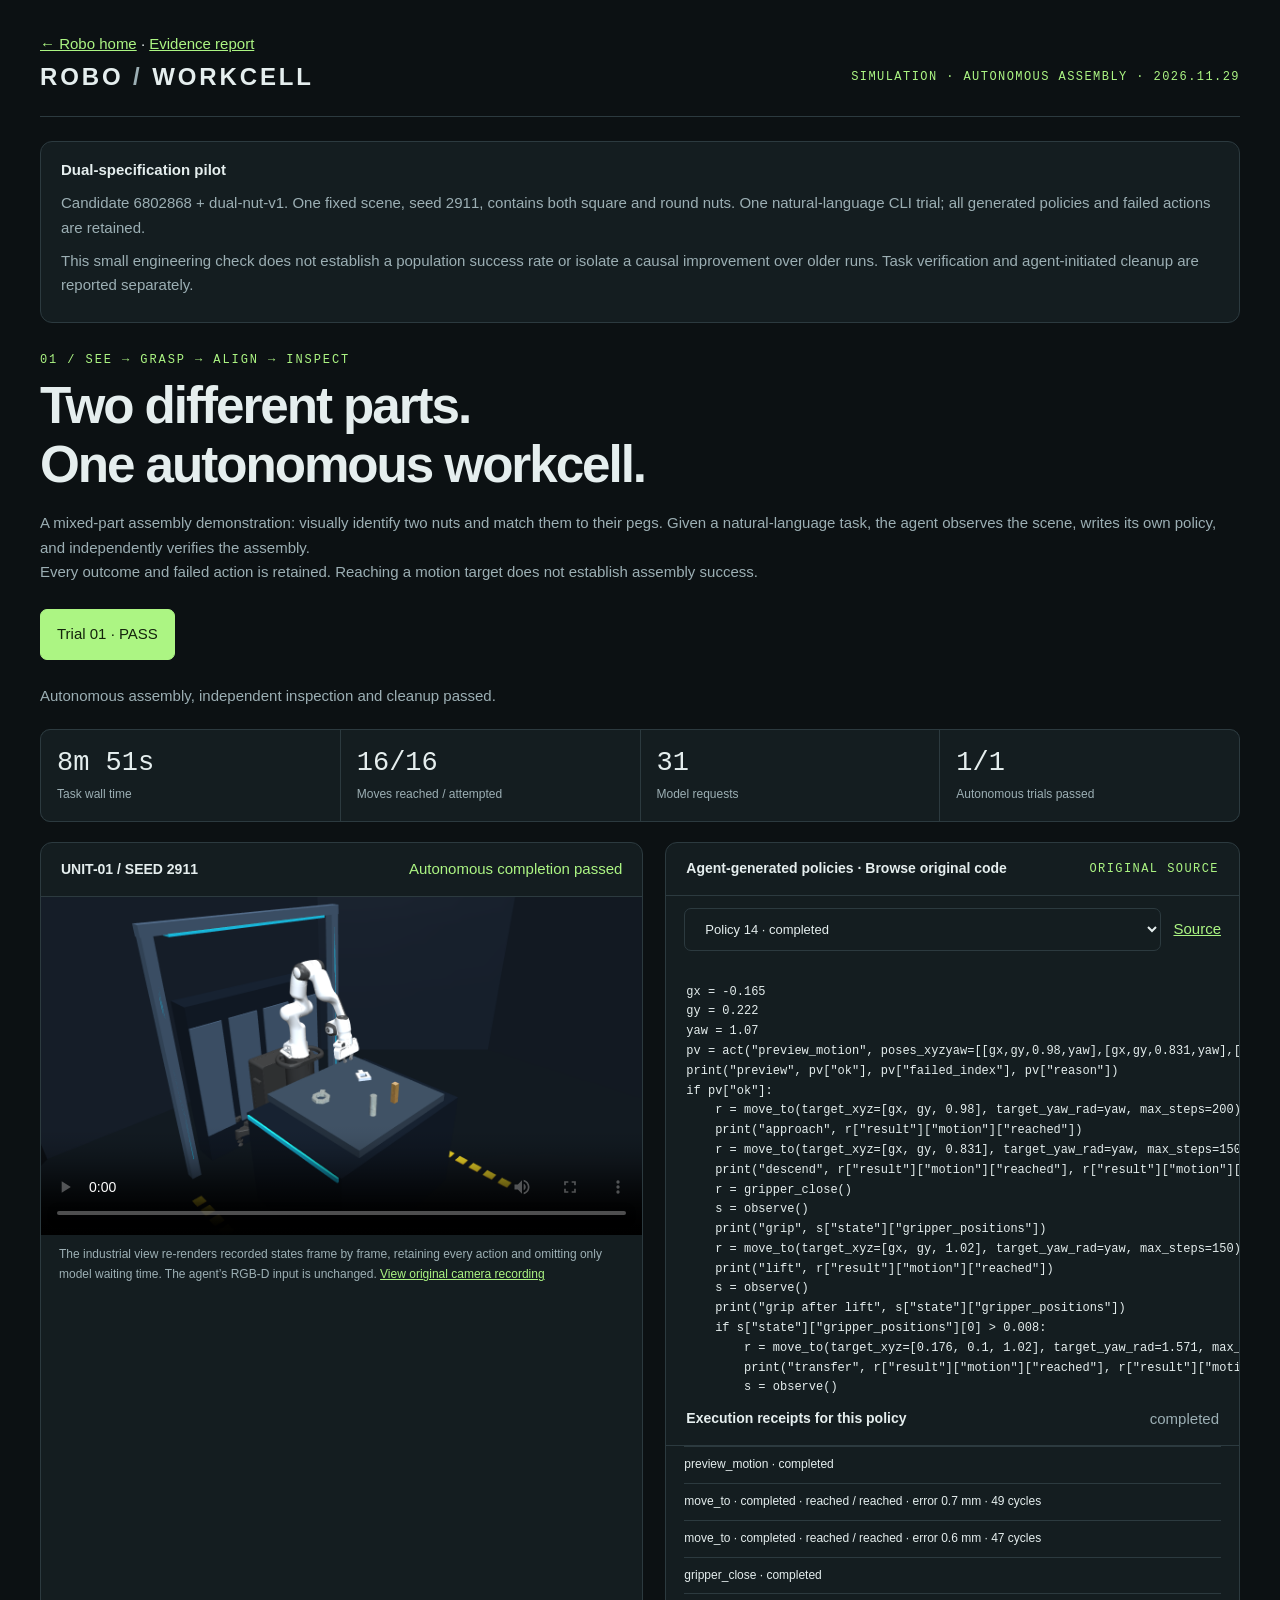
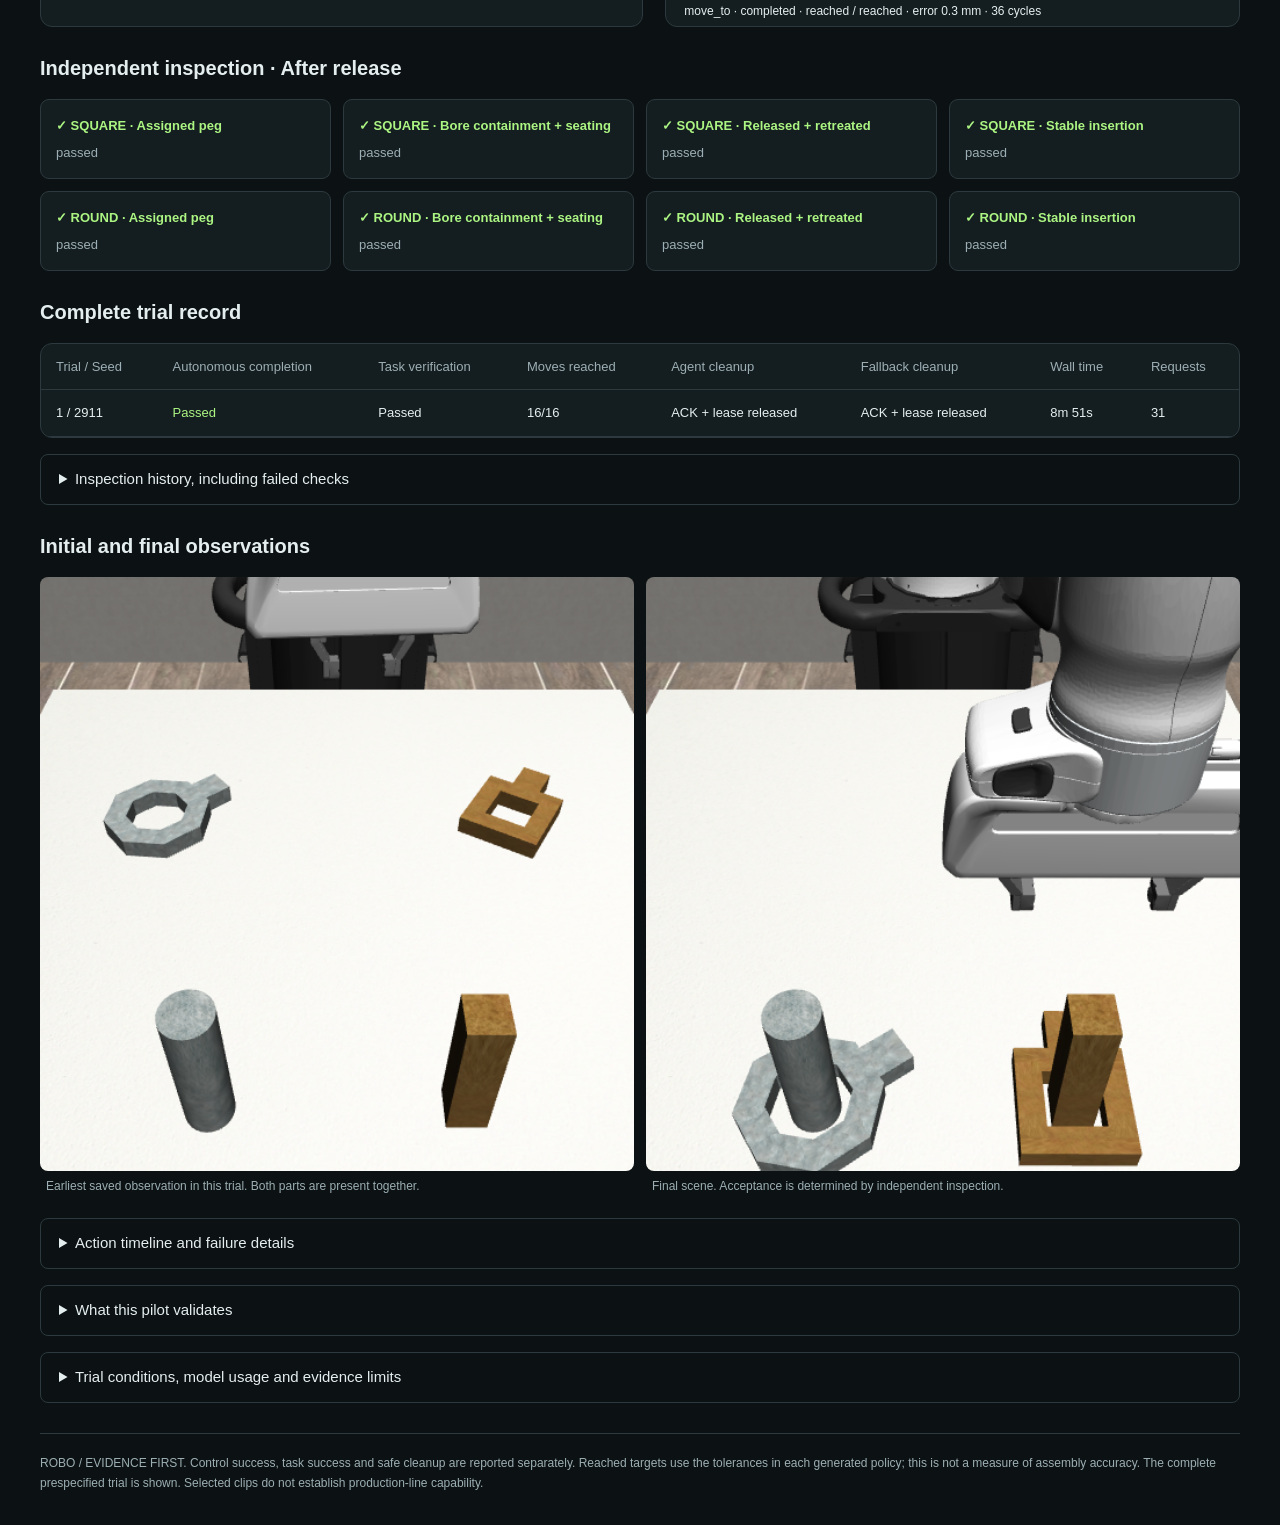
<file: dual-assembly/index.html>
<!doctype html><html lang="en"><meta charset="utf-8"><meta name="viewport" content="width=device-width,initial-scale=1"><title>Robo — Autonomous Assembly Workcell</title>
<style>
:root{color-scheme:dark;--bg:#0c1113;--panel:#141d20;--border:#2c3a3f;--text:#e5eeee;--muted:#9cafb4;--green:#acf583;--orange:#ffbb72;--red:#ff9e94}*{box-sizing:border-box}body{margin:0;background:var(--bg);color:var(--text);font:15px/1.65 -apple-system,BlinkMacSystemFont,'PingFang SC',sans-serif}main{max-width:1500px;margin:auto;padding:32px 40px}header{display:flex;justify-content:space-between;gap:24px;align-items:center;border-bottom:1px solid var(--border);padding-bottom:20px}.brand{font-weight:800;letter-spacing:.12em;font-size:24px}.tag{color:var(--green);font:12px ui-monospace,monospace;letter-spacing:.12em}.eyebrow{color:var(--green);font:12px ui-monospace,monospace;letter-spacing:.16em;margin:30px 0 6px}h1{font-size:clamp(32px,4vw,54px);letter-spacing:-.04em;line-height:1.15;margin:10px 0 16px}p{color:var(--muted);margin:8px 0 20px}nav{display:flex;gap:12px;flex-wrap:wrap;margin:24px 0}button,select,a.button{border:1px solid var(--border);background:var(--panel);color:var(--text);border-radius:7px;padding:12px 16px;font:inherit;cursor:pointer;text-decoration:none}button.active{background:var(--green);color:#13230b;border-color:var(--green)}button:focus-visible,select:focus-visible,a:focus-visible{outline:3px solid var(--orange);outline-offset:3px}button:hover{border-color:var(--green)}.grid{display:grid;grid-template-columns:minmax(0,1.05fr) minmax(0,1fr);gap:22px}.panel{background:var(--panel);border:1px solid var(--border);border-radius:12px;overflow:hidden}.bar{padding:14px 20px;border-bottom:1px solid var(--border);display:flex;justify-content:space-between;gap:10px;align-items:center}.bar strong{font-size:14px}.muted{color:var(--muted)}video{width:100%;display:block;max-height:600px;background:#080c0e;aspect-ratio:16/9;object-fit:contain}.video-note{padding:10px 18px;font-size:12px;color:var(--muted)}.kpis{display:grid;grid-template-columns:repeat(4,1fr);gap:1px;background:var(--border);border:1px solid var(--border);border-radius:10px;overflow:hidden;margin:20px 0}.kpi{background:var(--panel);padding:16px}.kpi b{display:block;font:27px/1.3 ui-monospace,monospace}.kpi span{font-size:12px;color:var(--muted)}.pass{color:var(--green)}.fail{color:var(--red)}.warn{color:var(--orange)}pre{margin:0;padding:20px;overflow:auto;font:12px/1.65 ui-monospace,SFMono-Regular,Menlo,monospace;tab-size:4;white-space:pre;max-height:430px;min-height:250px}.policy-controls{padding:12px 18px;display:flex;align-items:center;gap:12px}.policy-controls a{white-space:nowrap;flex-shrink:0}.policy-controls select{width:100%;min-width:0;font-size:13px}.receipt{padding:0 18px 16px;font-size:12px;max-height:180px;overflow:auto}.receipt div{padding:8px 0;border-top:1px solid var(--border)}.section{margin-top:25px}h2{font-size:20px;margin:0 0 14px}.checks{display:grid;grid-template-columns:repeat(4,1fr);gap:12px}.check{padding:15px;background:var(--panel);border:1px solid var(--border);border-radius:9px;font-size:13px}.check b{display:block;margin-bottom:5px}.check span{color:var(--muted)}table{width:100%;border-collapse:collapse;font-size:13px}td,th{padding:12px 15px;border-bottom:1px solid var(--border);text-align:left;white-space:nowrap}th{color:var(--muted);font-weight:400}.scroll{overflow:auto}.images{display:grid;grid-template-columns:1fr 1fr;gap:12px}.images img{width:100%;display:block;border-radius:8px}.images figure{margin:0}.images figcaption{font-size:12px;color:var(--muted);padding:6px}details{margin:16px 0;border:1px solid var(--border);border-radius:8px;padding:12px 18px}summary{cursor:pointer}details p{font-size:13px;margin:14px 0 4px}.foot{font-size:12px;color:var(--muted);border-top:1px solid var(--border);padding-top:20px;margin-top:30px}a{color:var(--green)}.ledger{max-height:290px;overflow:auto}.empty{padding:30px;color:var(--muted)}@media(max-width:900px){main{padding:20px}.grid{grid-template-columns:1fr}.checks{grid-template-columns:1fr 1fr}.tag{font-size:10px}.kpis{grid-template-columns:1fr 1fr}h1{font-size:36px}}
</style>
<main><a href="../" style="color:var(--green)">← Robo home</a> · <a href="evidence.md">Evidence report</a><header><div class="brand">ROBO <span class="muted">/</span> WORKCELL</div><div class="tag">SIMULATION · AUTONOMOUS ASSEMBLY · 2026.11.29</div></header>
<section class="panel" style="padding:16px 20px;margin:24px 0"><strong>Dual-specification pilot</strong><p style="margin:8px 0">Candidate 6802868 + dual-nut-v1. One fixed scene, seed 2911, contains both square and round nuts. One natural-language CLI trial; all generated policies and failed actions are retained.</p><p style="margin:8px 0">This small engineering check does not establish a population success rate or isolate a causal improvement over older runs. Task verification and agent-initiated cleanup are reported separately.</p></section><div class="eyebrow">01 / SEE → GRASP → ALIGN → INSPECT</div><h1>Two different parts.<br>One autonomous workcell.</h1><p>A mixed-part assembly demonstration: visually identify two nuts and match them to their pegs. Given a natural-language task, the agent observes the scene, writes its own policy, and independently verifies the assembly.<br>Every outcome and failed action is retained. Reaching a motion target does not establish assembly success.</p>
<nav id="units" aria-label="Select a trial"></nav><p id="outcome"></p><div class="kpis" id="kpis"></div>
<div class="grid"><section class="panel"><div class="bar"><strong id="videoTitle">Workcell recording</strong><span id="verdict"></span></div><video id="video" controls playsinline preload="metadata"></video><div class="video-note">The industrial view re-renders recorded states frame by frame, retaining every action and omitting only model waiting time. The agent’s RGB-D input is unchanged. <a id="actorVideo">View original camera recording</a></div></section>
<section class="panel"><div class="bar"><strong>Agent-generated policies · Browse original code</strong><span class="tag">ORIGINAL SOURCE</span></div><div class="policy-controls"><select id="policy" aria-label="Select policy source"></select><a id="download" download>Source</a></div><pre id="code"></pre><div class="bar"><strong>Execution receipts for this policy</strong><span class="muted" id="policyStatus"></span></div><div class="receipt" id="receipts"></div></section></div>
<section class="section"><h2>Independent inspection · After release</h2><div class="checks" id="checks"></div></section>
<section class="section"><h2>Complete trial record</h2><div class="panel scroll"><table><thead><tr><th>Trial / Seed</th><th>Autonomous completion</th><th>Task verification</th><th>Moves reached</th><th>Agent cleanup</th><th>Fallback cleanup</th><th>Wall time</th><th>Requests</th></tr></thead><tbody id="results"></tbody></table></div></section>
<details><summary>Inspection history, including failed checks</summary><div class="scroll"><table><thead><tr><th>Task time</th><th>Source</th><th>Result</th><th>Checks passed</th></tr></thead><tbody id="qcHistory"></tbody></table></div></details><section class="section"><h2>Initial and final observations</h2><div class="images"><figure><img id="initial" alt="Earliest saved observation in this trial"><figcaption>Earliest saved observation in this trial. Both parts are present together.</figcaption></figure><figure><img id="final" alt="Final scene in this trial"><figcaption>Final scene. Acceptance is determined by independent inspection.</figcaption></figure></div></section>
<details><summary>Action timeline and failure details</summary><p>Times below are task wall time, not video timestamps. Browsing code does not alter or replay any action.</p><div class="ledger"><table><thead><tr><th>Time</th><th>Policy</th><th>Action</th><th>Result</th><th>Position error</th></tr></thead><tbody id="actions"></tbody></table></div><p id="errors"></p></details>
<details><summary>What this pilot validates</summary><p>The native scene settles before the first public RGB-D observation, Viewer frame or recording. Initialization compute is accounted separately; it does not count as task progress. Model, H1, legacy controller, motion preview and continuous execution settings are unchanged; the new task asks for both parts.</p><p>This single scene is not a randomized comparison. No policies or winning trajectories are injected. The verifier reports each part and rechecks both at the end.</p></details><details><summary>Trial conditions, model usage and evidence limits</summary><p id="conditions"></p><p id="tokens"></p><p>The candidate version is fixed and H1 is enabled. No historical winning policy or ground-truth object state was supplied to the agent. Both parts are loaded together; this is not continuous feeding. This demonstration does not establish factory throughput, long-term success rates or real-robot reliability.</p><p><a href="data.json">Structured trial data</a> · <a href="evidence.md">Evidence report</a> · <a href="protocol.json">Prespecified protocol</a></p></details>
<div class="foot">ROBO / EVIDENCE FIRST. Control success, task success and safe cleanup are reported separately. Reached targets use the tolerances in each generated policy; this is not a measure of assembly accuracy. The complete prespecified trial is shown. Selected clips do not establish production-line capability.</div></main>
<script src="data.js"></script><script>
const $=s=>document.querySelector(s), D=window.DEMO;let current=null;
const duration=s=>`${Math.floor(Math.round(s)/60)}m ${Math.round(s)%60}s`,bool=b=>b?'Passed':'Not passed';
function cell(text,cls=''){const e=document.createElement('td');e.textContent=text;e.className=cls;return e}
function policyView(index){const p=current.policies[index];$('#code').textContent=p?p.code:'No policy was saved in this trial.';$('#receipts').replaceChildren();$('#policyStatus').textContent=p?p.status:'';$('#download').hidden=!p;if(!p)return;$('#download').href=p.path;for(const s of p.steps){const e=document.createElement('div');const m=s.motion;e.textContent=`${s.name||s.kind} · ${s.status||'recorded'}`+(m?` · ${m.reached?'reached':'not reached'} / ${m.reason} · error ${(m.error_max_m*1000).toFixed(1)} mm · ${m.cycles} cycles`:'');if(m&&!m.reached)e.className='warn';$('#receipts').append(e)}}
function selectRun(r){current=r;$("#outcome").textContent=r.full_success?"Autonomous assembly, independent inspection and cleanup passed.":"Autonomous completion was not established; inspect the results below.";for(const b of $('#units').children)b.classList.toggle('active',b.dataset.id===r.id);$('#videoTitle').textContent=`${r.id.toUpperCase()} / SEED ${r.seed}`;$('#verdict').textContent=r.full_success?'Autonomous completion passed':'Autonomous completion incomplete';$('#verdict').className=r.full_success?'pass':'warn';const v=$('#video');if(r.video){v.src=r.video;v.hidden=false;v.poster=r.poster||r.initial||''}else{v.removeAttribute('src');v.hidden=true}$('#kpis').replaceChildren();for(const [value,label]of [[duration(r.elapsed_seconds),'Task wall time'],[`${r.control_reached}/${r.control_attempts}`,'Moves reached / attempted'],[r.requests,'Model requests'],[`${D.runs.filter(x=>x.full_success).length}/${D.runs.length}`,'Autonomous trials passed']]){const e=document.createElement('div');e.className='kpi';const b=document.createElement('b');b.textContent=value;const s=document.createElement('span');s.textContent=label;e.append(b,s);$('#kpis').append(e)}
$('#actorVideo').href=r.actor_video||r.video;$('#policy').replaceChildren();r.policies.forEach((p,i)=>{const o=document.createElement('option');o.value=i;o.textContent=`Policy ${String(p.index).padStart(2,'0')} · ${p.status}`;$('#policy').append(o)});$('#policy').disabled=!r.policies.length;const focusIndex=Math.max(0,r.policies.findLastIndex(p=>p.status==='completed'&&p.steps.some(s=>s.name==='gripper_close')));$('#policy').value=focusIndex;policyView(focusIndex);
$('#checks').replaceChildren();const labels={};for(const part of ['square','round'])for(const [k,v]of Object.entries({official_nut_assembly:'Assigned peg',peg_inside_seated_hole:'Bore containment + seating',released_and_retreated:'Released + retreated',stable_insertion:'Stable insertion'}))labels[part+'_'+k]=part.toUpperCase()+' · '+v;for(const [name,label]of Object.entries(labels)){const c=r.checks.find(x=>x.name===name),e=document.createElement('div');e.className='check';const b=document.createElement('b');b.textContent=(c&&c.status==='passed'?'✓ ':'— ')+label;b.className=c&&c.status==='passed'?'pass':'warn';const s=document.createElement('span');s.textContent=c?c.status:'No external inspection result';e.append(b,s);$('#checks').append(e)}
for(const key of ['initial','final']){const img=$('#'+key);img.hidden=!r[key];if(r[key])img.src=r[key]}
$('#qcHistory').replaceChildren();for(const q of r.verification_history){const tr=document.createElement('tr');tr.append(cell(duration(q.wall_seconds)),cell(q.source),cell(q.status,q.status==='passed'?'pass':'warn'),cell(`${q.checks.filter(c=>c.status==='passed').length}/${q.checks.length}`));$('#qcHistory').append(tr)}$('#actions').replaceChildren();for(const a of r.actions){const tr=document.createElement('tr'),m=a.motion;tr.append(cell(a.wall_seconds===null?'—':duration(a.wall_seconds)),cell(String(a.policy)),cell(a.name),cell(m?m.reason:(a.preview?`preview ${a.preview.reason} / ${a.preview.completed_waypoints} waypoints`:(a.status||'recorded')),m&&!m.reached?'warn':''),cell(m?`${(m.error_max_m*1000).toFixed(1)} mm`:'—'));$('#actions').append(tr)}
$('#errors').textContent='Model response errors: '+JSON.stringify(r.errors)+'; tool/policy errors: '+JSON.stringify(r.tool_errors||[]);$('#conditions').textContent=`Model ${r.model.name} · H1 ${r.h1} · Seed ${r.seed} · Virtual previews: ${r.preview_passed}/${r.preview_calls} passed, ${r.virtual_cycles} cycles, ${r.preview_seconds.toFixed(1)} s · Policies: ${r.policies.length} · H1 calls: ${r.helper_calls} · Candidate source unchanged: ${r.source_unchanged?'yes':'no'} · Project configuration restored: ${r.config_restored?'yes':'no'}.`;$('#tokens').textContent=`Provider-reported input: ${r.input_tokens.toLocaleString()} tokens; output: ${r.output_tokens.toLocaleString()}; cached: ${r.cached_tokens.toLocaleString()}. Requests with unknown usage: ${r.usage_unknown_requests}. These are reported usage figures, not a cost estimate.`;}
$('#policy').addEventListener('change',e=>policyView(Number(e.target.value)));
for(const [i,r]of D.runs.entries()){const b=document.createElement('button');b.dataset.id=r.id;b.textContent=`Trial ${String(i+1).padStart(2,'0')} · ${r.full_success?'PASS':'INCOMPLETE'}`;b.onclick=()=>selectRun(r);$('#units').append(b);const tr=document.createElement('tr');tr.append(cell(`${i+1} / ${r.seed}`),cell(bool(r.full_success),r.full_success?'pass':'warn'),cell(bool(r.task_passed)),cell(`${r.control_reached}/${r.control_attempts}`),cell(r.actor_cleanup?'ACK + lease released':'Incomplete'),cell(r.fallback_stop_ack&&r.fallback_release?'ACK + lease released':'See report'),cell(duration(r.elapsed_seconds)),cell(String(r.requests)));$('#results').append(tr)}if(D.runs.length)selectRun(D.runs.find(r=>r.full_success)||D.runs.reduce((a,b)=>a.physical_commands_started>=b.physical_commands_started?a:b));
</script></html>
</file>
<file: style.css>
@import url('assets/fonts/fonts.css');
:root{--bg:#0b0e0b;--surface:#111610;--surface2:#171d15;--text:#f0f2e9;--muted:#969e91;--line:#2b3327;--accent:#c4ff61;--mono:'IBM Plex Mono',ui-monospace,monospace;--sans:'Manrope',Arial,sans-serif;color-scheme:dark;font-family:var(--sans);font-synthesis:none;font-weight:400;background:var(--bg);color:var(--text);scroll-behavior:smooth;scroll-padding-top:100px}*{box-sizing:border-box}body{margin:0}a{color:inherit;text-decoration:none}button,select{font:inherit}button,a,select{-webkit-tap-highlight-color:transparent}button{cursor:pointer;color:inherit}button:disabled{cursor:wait;opacity:.5}a:focus-visible,button:focus-visible,select:focus-visible,[tabindex]:focus-visible{outline:2px solid var(--accent);outline-offset:5px}button:focus:not(:focus-visible){outline:none}::selection{background:var(--accent);color:var(--bg)}.wrap{max-width:1320px;width:calc(100% - 112px);margin-inline:auto}.mono,.eyebrow{font-family:var(--mono);font-size:14px;letter-spacing:.05em}.accent{color:var(--accent)}.page-grid{position:absolute;top:80px;height:805px;left:50%;width:min(calc(100% - 112px),1320px);transform:translateX(-50%);border-inline:1px solid #29312348;pointer-events:none;z-index:-1;background:linear-gradient(90deg,transparent calc(50% - 1px),#29312335 50%,transparent calc(50% + 1px))}.navigation{height:94px;display:flex;align-items:center;justify-content:space-between;max-width:1440px;margin:auto;padding:0 56px;border-bottom:1px solid var(--line);position:relative;z-index:3}.brand{font-size:30px;font-weight:800;display:flex;align-items:center;letter-spacing:-2px;gap:9px}.brand svg{width:30px;height:30px;fill:none;stroke:var(--accent);stroke-width:2}.brand-dot{color:var(--accent);margin-left:-7px}.navigation nav{display:flex;gap:32px;font-size:15px;font-weight:600;color:#bfc6b9}.navigation nav a:hover,.text-link:hover{color:var(--accent)}.nav-actions{display:flex;align-items:center;gap:25px;font-size:15px}.nav-actions button{border:0;background:none;color:var(--muted);padding:8px}.source-link{border:1px solid #46533c;padding:11px 16px;border-radius:3px}.source-link:hover{border-color:var(--accent);color:var(--accent)}.source-link span{margin-left:14px}.hero{min-height:730px;display:grid;grid-template-columns:1.06fr 1fr;align-items:center;gap:54px;position:relative;padding-top:35px;padding-bottom:65px}.eyebrow{display:flex;align-items:center;gap:10px;color:var(--muted);line-height:1.6}.status-dot{display:inline-block;flex:none;width:6px;height:6px;border-radius:50%;background:var(--accent);box-shadow:0 0 10px #c4ff6133}.hero h1{font-size:clamp(56px,6.2vw,92px);font-weight:600;line-height:1.05;letter-spacing:-.075em;margin:32px 0 25px;white-space:nowrap}.hero-description{font-size:20px;line-height:1.8;color:#a9b0a3;max-width:440px}.hero-cta{display:flex;align-items:center;gap:30px;margin-top:32px}.button{display:inline-flex;align-items:center;justify-content:center;gap:16px;padding:16px 23px;border-radius:3px;font-size:15px;font-weight:800;transition:background .2s,transform .2s}.button.primary{background:var(--accent);color:#17220b;border:1px solid var(--accent)}.button.primary:hover{background:#d9ff9e;transform:translateY(-2px)}.button span:last-child:not(:first-child){margin-left:12px}.play-icon{width:0;height:0;border-top:5px solid transparent;border-bottom:5px solid transparent;border-left:7px solid #17220b}.text-link{font-size:15px;border-bottom:1px solid #58644e;padding-block:5px}.hero-footnote{margin-top:57px;display:flex;gap:14px;align-items:center;font:13px/1.8 var(--mono);letter-spacing:.08em;color:#747e6c}.cross{font:28px var(--mono);color:#929e87}.hero-visual{position:relative;padding:36px 16px 20px}.film-shell{position:relative;z-index:1;background:#141913;border:1px solid #556245;border-radius:5px;transform:rotate(2deg);box-shadow:0 24px 60px #0005}.film-topline{display:flex;justify-content:space-between;padding:13px 14px;font:12px var(--mono);color:#c1c8b8;gap:8px}.film-topline>span{display:flex;align-items:center;gap:7px}.film-topline i{width:5px;height:5px;border-radius:50%;background:var(--accent)}.film-topline .mono{font-size:12px}.hero-film{aspect-ratio:1.15;overflow:hidden;position:relative;background:#5d6059}.hero-film video{display:block;width:100%;height:100%;object-fit:cover;filter:saturate(.8) contrast(1.02)}.frame-tag{position:absolute;bottom:15px;left:15px;font:12px var(--mono);letter-spacing:.06em;background:#11190de0;color:#d0d9c5;padding:7px 9px;border:1px solid #a7b79560}.film-corners{position:absolute;inset:15px;pointer-events:none;background:linear-gradient(#e7efdb,#e7efdb) top left/14px 1px,linear-gradient(#e7efdb,#e7efdb) top left/1px 14px,linear-gradient(#e7efdb,#e7efdb) top right/14px 1px,linear-gradient(#e7efdb,#e7efdb) top right/1px 14px,linear-gradient(#e7efdb,#e7efdb) bottom left/14px 1px,linear-gradient(#e7efdb,#e7efdb) bottom left/1px 14px,linear-gradient(#e7efdb,#e7efdb) bottom right/14px 1px,linear-gradient(#e7efdb,#e7efdb) bottom right/1px 14px;background-repeat:no-repeat}.film-bottomline{display:flex;align-items:center;gap:12px;padding:15px}.verified-icon{width:27px;height:27px;display:grid;place-items:center;border:1px solid #6b8742;border-radius:50%;color:var(--accent);font-size:16px}.film-bottomline strong{font-size:16px;display:block;font-weight:600}.film-bottomline div>span{font-size:12px;color:#929e87;display:block;margin-top:6px}.round-button{background:none;border:1px solid #45513b;border-radius:50%;width:30px;height:30px;display:grid;place-items:center;margin-left:auto;font-size:14px}.round-button:hover{color:var(--accent);border-color:var(--accent)}.orbit{position:absolute;border:1px solid #4b603c45;border-radius:50%;width:115%;height:85%;left:-7%;top:9%;transform:rotate(-25deg);pointer-events:none}.orbit-two{width:86%;height:115%;left:9%;top:-8%;transform:rotate(-25deg);border-style:dashed;opacity:.5}.coordinate{position:absolute;right:-17px;top:-1px;font:12px/1.6 var(--mono);color:#738761;transform:rotate(0);text-align:right}.proof-chip{position:absolute;z-index:2;right:-5px;bottom:0;background:var(--bg);border:1px solid #4b603c;display:flex;align-items:center;gap:10px;padding:13px;font:12px var(--mono);color:var(--accent);transform:rotate(-3deg);box-shadow:0 8px 20px #0004}.proof-chip>span:last-child{padding-left:15px}.capability-strip{border-block:1px solid var(--line);background:#10150e}.strip-inner{height:70px;display:flex;justify-content:space-between;align-items:center;gap:15px;color:#c3ccbb;font:14px var(--mono)}.strip-inner>span:first-child{font-size:12px;max-width:110px;line-height:1.6;color:#747f6a}.strip-inner>b{color:#58733f;font-size:19px;font-weight:400}.strip-plus{font-size:23px;color:var(--accent)}.section-space{padding-top:108px;padding-bottom:100px}.section-heading{display:flex;justify-content:space-between;align-items:end;gap:50px;margin-bottom:38px}.section-number{color:var(--accent);font-size:13px;letter-spacing:.1em}.section-heading h2,.recovery h2{font-size:clamp(36px,4vw,56px);line-height:1.16;letter-spacing:-.055em;font-weight:500;margin:20px 0 0}.section-heading>p{font-size:16px;line-height:1.9;color:var(--muted);margin:0 10px 8px 0}.task-tabs{display:grid;grid-template-columns:repeat(4,1fr);border:1px solid var(--line);border-bottom:none;border-radius:4px 4px 0 0;overflow:hidden}.task-tabs button{border:0;border-right:1px solid var(--line);background:#0e130c;padding:22px 16px;text-align:left;display:flex;gap:12px;align-items:center;position:relative;min-width:0}.task-tabs button:last-child{border-right:0}.task-tabs button[aria-selected=true]{background:var(--accent);color:#17210e}.task-tabs button:hover:not([aria-selected=true]){background:#1b2416}.tab-index{font:13px var(--mono);color:#66765b;align-self:flex-start;margin-top:2px}.task-tabs button[aria-selected=true] .tab-index{color:#516b31}.task-tabs strong{display:block;font-size:16px;font-weight:700;white-space:nowrap}.task-tabs div>span{display:block;font-size:12px;color:#8e9a82;margin-top:6px}.task-tabs button[aria-selected=true] div>span{color:#4d622f}.tab-arrow{margin-left:auto;align-self:flex-start;font-size:16px}.experiment-panel{display:grid;grid-template-columns:1fr 1fr;border:1px solid var(--line)}.run-screen{min-width:0;background:#10160d;border-right:1px solid var(--line)}.screen-head{height:43px;display:flex;align-items:center;justify-content:space-between;padding:0 20px;color:#98a58b;font-size:12px}.run-video-wrap{background:#5d6059;position:relative;aspect-ratio:1.2}.run-video-wrap video{width:100%;height:100%;object-fit:contain;display:block}.play-caption{position:absolute;top:13px;left:13px;background:#10160de0;border:1px solid #84957755;padding:7px 8px;display:flex;align-items:center;gap:7px;font:12px var(--mono);color:#d0dbbf;pointer-events:none}.play-caption .status-dot{width:4px;height:4px}.prompt-box{padding:20px;display:flex;gap:14px;min-height:94px;align-items:flex-start}.prompt-box p{font-size:15px;line-height:1.8;color:#bdc7b4;margin:0}.prompt-symbol{font:17px var(--mono);color:var(--accent);padding-top:3px}.policy-panel{display:flex;flex-direction:column;min-width:0;max-height:610px;background:#10150f}.policy-heading{height:65px;display:flex;align-items:center;justify-content:space-between;padding:0 20px;gap:8px;border-bottom:1px solid #252f20}.policy-heading .mono{font-size:12px;color:#9ead90}.file-label{display:block;font:12px var(--mono);color:#596750;margin-top:7px}.file-label i{width:3px;height:3px;background:#67765b;display:inline-block;margin:0 6px 3px}.small-button{border:1px solid #34432a;border-radius:3px;background:none;padding:7px 12px;font:13px var(--mono);color:#acbc9d}.small-button:hover{border-color:var(--accent);color:var(--accent)}.policy-options{display:flex;align-items:center;justify-content:space-between;padding:9px 20px;border-bottom:1px solid #222c1b;gap:10px}.policy-options select{background:#141d10;color:#aabb97;border:1px solid #324628;border-radius:3px;padding:5px 8px;font:13px var(--mono);max-width:170px}.policy-options a{font:12px var(--mono);color:#7d916c}.policy-options a:hover{color:var(--accent)}.code-window{overflow:auto;flex:1;max-height:424px;min-height:260px;scrollbar-color:#34422b #10150f;scrollbar-width:thin}.code-window pre{margin:0;padding:18px 15px 18px 0;tab-size:4;font:13px/1.9 var(--mono);counter-reset:line}.code-window code{display:block}.code-line{display:block;white-space:pre;min-height:19px}.code-line::before{counter-increment:line;content:counter(line);width:32px;display:inline-block;text-align:right;margin-right:16px;color:#47563d;font:12px var(--mono);user-select:none}.tok-string{color:#c4d99d}.tok-number{color:#d8b880}.tok-keyword{color:#b8a4ed}.tok-function{color:#79bda5}.tok-comment{color:#67745e}.policy-footnote{display:flex;align-items:center;gap:8px;padding:14px 20px;border-top:1px solid #26321f;font:12px/1.6 var(--mono);color:#7f9171;min-height:42px}.tiny-square{display:block;flex:none;width:5px;height:5px;border:1px solid var(--accent)}.run-metrics{display:grid;grid-template-columns:1.35fr 1fr 1fr 1fr;border:1px solid var(--line);border-top:0}.run-metrics>div{padding:22px 24px;border-right:1px solid var(--line)}.run-metrics>div:last-child{border:0}.run-metrics>div>span{font:12px var(--mono);letter-spacing:.08em;color:#7f8f72}.run-metrics strong{display:block;font-size:28px;font-weight:500;letter-spacing:-.04em;margin-top:10px}.run-metrics strong i{font-style:normal;font-size:19px;margin-left:8px}.run-metrics small{font-size:16px;color:#849778}.run-detail-line{display:flex;gap:20px;padding:13px 20px;border:1px solid var(--line);border-top:0;font-size:12px;color:#718665;align-items:center}.run-detail-line>span+span:before{content:'/';margin-right:20px;color:#3c4a32}.run-detail-line button{margin-left:auto;border:0;background:none;padding:3px 0;font:12px var(--mono);color:#afc19b}.run-detail-line button:hover{color:var(--accent)}#run-details{border:1px solid var(--line);border-top:0;padding:14px 20px;font-size:15px;color:#a5b199;line-height:1.7}#run-details a{color:var(--accent);text-decoration:underline;text-underline-offset:4px}.disclosure{font-size:13px;line-height:1.9;color:#77826d;max-width:900px;margin:17px 0 0}.system-section{background:#11160e;border-block:1px solid var(--line)}.system-section .section-heading{margin-bottom:48px}.system-symbol{font-size:80px;line-height:1;color:#476137;font-weight:400;margin-right:20px}.architecture{display:grid;grid-template-columns:repeat(4,1fr);border:1px solid #303d25}.architecture article{padding:26px 25px 25px;position:relative;border-right:1px solid #303d25}.architecture article:last-child{border-right:0}.architecture article:not(:last-child)::after{content:'→';position:absolute;right:-13px;top:51px;background:#11160e;padding:0 6px;color:#6d8d4b;z-index:1}.architecture-top{display:flex;align-items:flex-start;justify-content:space-between;height:86px}.architecture-top>span{font:14px var(--mono);color:#546b42}.architecture-top svg{width:48px;height:48px;stroke:var(--accent);stroke-width:1.2;fill:none;opacity:.8}.architecture h3{font-size:19px;font-weight:500;letter-spacing:-.02em;margin:16px 0 14px}.architecture p{font-size:14px;line-height:1.9;color:#8c9a7f;min-height:65px}.architecture-label{display:block;font:12px var(--mono);letter-spacing:.08em;color:#536746;border-top:1px solid #293620;padding-top:18px;margin-top:26px}.recovery-intro{display:grid;grid-template-columns:1fr 1fr;column-gap:70px}.recovery-intro .eyebrow{grid-column:1/-1}.recovery-intro p{align-self:end;font-size:16px;line-height:1.9;color:var(--muted);margin:0 0 7px}.recovery-grid{display:grid;grid-template-columns:.8fr 1.4fr;gap:26px;margin-top:45px}.recovery-card{position:relative;overflow:hidden;border:1px solid #53673c;background:#141d0e;padding:32px;display:flex;flex-direction:column;justify-content:center}.recovery-card>.mono{color:#a0bc81;font-size:13px}.recovery-card strong{font-size:108px;font-weight:500;letter-spacing:-.075em;color:var(--accent);margin-top:15px;line-height:1.2}.recovery-card strong>span{font:25px var(--mono);color:#8da66f;margin-left:8px}.recovery-card p{font-size:14px;line-height:1.8;color:#8d9f7b}.waveform{height:40px;display:flex;gap:5px;align-items:center;opacity:.4;margin-top:14px}.waveform span{height:8px;width:3px;background:var(--accent)}.waveform span:nth-child(3n){height:28px}.waveform span:nth-child(4n){height:20px}.waveform span:nth-child(5n){height:37px}.waveform span:nth-child(n+15){height:1px;flex:1}.recovery-log{border:1px solid var(--line);background:#10150e}.log-top{padding:19px 22px;border-bottom:1px solid var(--line);display:flex;justify-content:space-between;gap:15px}.log-top .mono{font-size:12px}.log-top>span:first-child{color:#7d8d70}.recovery-log ol{list-style:none;padding:0 22px;margin:0}.recovery-log li{display:flex;align-items:center;gap:18px;padding:20px 0;border-bottom:1px solid #26311f}.recovery-log li:last-child{border:0}.log-number{font:13px var(--mono);color:#576a48}.recovery-log strong{font-size:15px;font-weight:500}.recovery-log p{font-size:13px;color:#829376;line-height:1.6;margin:6px 0 0}.log-check{margin-left:auto;color:var(--accent);font:15px var(--mono)}.evidence-footer{display:flex;justify-content:space-between;margin-top:20px;gap:20px;font-size:14px;color:#899a7a}.evidence-footer a{color:var(--accent);border-bottom:1px solid #576b3e;padding-bottom:4px}.closing{border-block:1px solid var(--line);position:relative;overflow:hidden;background:#10150d}.closing::before{content:'';position:absolute;inset:0;opacity:.3;background-image:radial-gradient(#5e7147 .7px,transparent .7px);background-size:22px 22px;pointer-events:none;mask-image:linear-gradient(90deg,transparent,#000,transparent)}.closing-inner{padding-block:90px 85px;position:relative;text-align:center}.closing .eyebrow{justify-content:center;color:#78896a;font-size:12px}.closing h2{font-size:clamp(44px,6.4vw,82px);line-height:1.1;font-weight:500;letter-spacing:-.065em;margin:28px 0 35px}.closing-actions{display:flex;justify-content:center;align-items:center;gap:28px}.terminal-command{display:flex;align-items:center;justify-content:space-between;gap:15px;width:max-content;max-width:100%;margin:30px auto 0;border:1px solid #35462a;background:#0b1108;padding:13px 16px;border-radius:3px;font:14px var(--mono);color:#a7bb96}.terminal-command>span{color:var(--accent)}.terminal-command button{font:12px var(--mono);background:none;border:0;color:#829c6b;margin-left:25px}.terminal-command button:hover{color:var(--accent)}.setup-note{color:#5e7152;font-size:12px;margin-top:12px}.footer{display:flex;gap:30px;align-items:center;padding-top:35px;padding-bottom:35px;min-height:100px}.footer .brand{font-size:24px;margin-right:10px}.footer>span,.footer>a:not(.brand){font-size:13px;color:#77876a}.footer>a:not(.brand){margin-left:auto}.footer-status{display:flex;align-items:center;gap:8px;font:12px var(--mono)!important}.footer-status .status-dot{width:4px;height:4px}.skip{position:fixed;top:-80px;left:15px;padding:15px;background:var(--accent);color:var(--bg);z-index:20}.skip:focus{top:10px}#toast{position:fixed;bottom:25px;left:50%;transform:translate(-50%,15px);opacity:0;pointer-events:none;border:1px solid #526f36;background:#192411;color:var(--accent);padding:12px 20px;font:14px var(--mono);border-radius:4px;z-index:10;transition:opacity .2s,transform .2s}#toast.visible{opacity:1;transform:translate(-50%,0)}[lang=zh-CN] .hero h1{font-size:clamp(48px,5.8vw,82px);line-height:1.2;letter-spacing:-.04em}[lang=zh-CN] h2{letter-spacing:-.025em}[lang=zh-CN] .hero-description{font-size:18px}[lang=zh-CN] .architecture p{line-height:2}
@media(min-width:1500px){.hero{min-height:810px}.hero-visual{max-width:565px}.page-grid{height:900px}}
@media(max-width:1150px){.wrap{width:calc(100% - 64px)}.navigation{padding-inline:32px}.hero{gap:28px;min-height:655px}.hero h1{font-size:7vw}.hero-cta{gap:20px}.hero-description{font-size:18px}.hero .eyebrow{font-size:12px}.hero-footnote{margin-top:35px}.hero-visual{padding-inline:7px}.film-topline .mono{display:none}.coordinate{right:0}.proof-chip{right:0;font-size:12px}.task-tabs button{padding:20px 12px;gap:8px}.task-tabs strong{font-size:14px}.tab-arrow{display:none}.task-tabs div>span{font-size:12px}.policy-panel{max-height:530px}.architecture article{padding:22px 19px}.architecture h3{font-size:17px}.strip-inner{font-size:13px}.run-metrics>div{padding:20px}.recovery-card strong{font-size:90px}}
@media(max-width:800px){.navigation{height:75px;padding-inline:24px}.navigation nav{gap:19px;font-size:13px}.nav-actions{gap:12px}.source-link{font-size:13px;padding:9px 11px}.source-link span{margin-left:7px}.brand{font-size:27px}.brand svg{width:25px}.wrap{width:calc(100% - 48px)}.hero{grid-template-columns:1fr;gap:25px;padding-top:55px;padding-bottom:48px}.hero-copy{max-width:640px}.hero h1{font-size:clamp(57px,11vw,85px);margin-top:23px}.hero-description{font-size:19px}.hero-footnote{margin-top:25px;font-size:12px}.hero-visual{width:min(90%,490px);margin:5px auto 10px}.film-topline .mono{display:block}.page-grid{height:1300px}.coordinate{right:-13px}.hero .eyebrow{font-size:13px}.strip-inner{flex-wrap:wrap;height:auto;min-height:92px;justify-content:center;gap:15px 20px;padding-block:18px}.strip-inner>span:first-child{max-width:none;width:100%;text-align:center;font-size:12px}.strip-plus{display:none}.section-space{padding-block:70px}.section-heading{gap:25px}.section-heading h2,.recovery h2{font-size:42px}.section-heading>p{font-size:14px}.task-tabs{grid-template-columns:repeat(2,1fr)}.task-tabs button:nth-child(2){border-right:0}.task-tabs button:nth-child(-n+2){border-bottom:1px solid var(--line)}.task-tabs button{padding:19px}.task-tabs strong{font-size:16px}.task-tabs div>span{font-size:13px}.tab-arrow{display:block}.experiment-panel{grid-template-columns:1fr}.run-screen{border-right:0;border-bottom:1px solid var(--line)}.run-video-wrap{aspect-ratio:1.3;max-height:450px}.policy-panel{max-height:420px}.code-window{max-height:270px;min-height:220px}.code-window pre{font-size:14px}.run-metrics>div{padding:17px 13px}.run-metrics strong{font-size:23px}.run-metrics>div>span{font-size:11px}.run-detail-line{gap:12px}.run-detail-line>span+span:before{margin-right:12px}.architecture{grid-template-columns:repeat(2,1fr)}.architecture article:nth-child(2){border-right:0}.architecture article:nth-child(-n+2){border-bottom:1px solid #303d25}.architecture article:nth-child(2)::after{display:none}.architecture-top{height:65px}.architecture p{min-height:45px}.recovery-intro{gap:20px}.recovery-intro p{font-size:14px}.recovery-grid{grid-template-columns:1fr}.recovery-card{padding:27px 30px;display:grid;grid-template-columns:1fr 1fr;align-items:center}.recovery-card>.mono{grid-column:1/-1}.recovery-card strong{margin-top:10px}.recovery-card p{margin-top:20px}.waveform{grid-column:1/-1;max-width:100%;margin-top:0}.closing-inner{padding-block:65px}.closing h2{font-size:65px}.footer{gap:15px;flex-wrap:wrap}.footer-status{display:none}.footer>a:not(.brand){margin-left:auto}[lang=zh-CN] .hero h1{font-size:clamp(54px,10vw,75px)}}
@media(max-width:480px){.wrap{width:calc(100% - 36px)}.navigation{padding-inline:18px;height:68px}.navigation nav{display:none}.nav-actions{gap:8px}.hero{padding-top:38px;gap:23px}.hero h1{font-size:14vw;letter-spacing:-.065em}.hero .eyebrow{font-size:12px;letter-spacing:0}.hero-description{font-size:17px}.hero-cta{gap:20px;margin-top:25px}.button{font-size:14px;padding:14px 17px;gap:9px}.button span:last-child:not(:first-child){margin-left:8px}.text-link{font-size:14px}.hero-visual{width:94%;margin-top:13px}.film-topline{font-size:11px;padding:11px}.film-topline .mono{font-size:11px}.film-bottomline{padding:12px;gap:9px}.film-bottomline strong{font-size:15px}.film-bottomline div>span{font-size:12px}.proof-chip{font-size:11px;padding:10px;bottom:3px}.coordinate{font-size:11px}.hero-footnote{margin-top:22px}.strip-inner{font-size:12px;gap:11px}.strip-inner>b{font-size:15px}.section-heading{display:block;margin-bottom:26px}.section-heading>p{margin:18px 0 0;font-size:15px}.section-heading h2,.recovery h2{font-size:37px}.section-number{font-size:12px}.task-tabs button{padding:16px 11px;gap:8px}.task-tabs strong{font-size:14px}.task-tabs div>span{font-size:12px}.tab-index{font-size:12px}.tab-arrow{font-size:15px}.run-video-wrap{aspect-ratio:1.05}.run-metrics{grid-template-columns:repeat(2,1fr)}.run-metrics>div{padding:18px}.run-metrics>div:nth-child(2){border-right:0}.run-metrics>div:nth-child(-n+2){border-bottom:1px solid var(--line)}.run-metrics>div>span{font-size:12px}.run-metrics strong{font-size:27px}.run-detail-line{padding:12px;gap:8px;flex-wrap:wrap;font-size:11px}.run-detail-line>span+span:before{margin-right:8px}.run-detail-line button{font-size:12px}.disclosure{font-size:12px}.system-symbol{display:none}.architecture article{padding:21px 15px}.architecture-top svg{width:40px;height:40px}.architecture h3{font-size:17px;line-height:1.5;min-height:43px}.architecture p{font-size:13px;min-height:76px}.architecture-label{font-size:11px}.architecture article:not(:last-child)::after{right:-10px;padding:0 3px}.recovery-intro{display:block}.recovery-intro p{margin-top:20px;font-size:15px}.recovery-grid{margin-top:27px;gap:15px}.recovery-card strong{font-size:90px}.recovery-card p{font-size:13px}.recovery-card{padding:24px}.log-top{padding:16px;gap:8px}.log-top .mono{font-size:11px}.recovery-log ol{padding-inline:16px}.recovery-log li{gap:12px}.recovery-log strong{font-size:14px}.recovery-log p{font-size:13px}.evidence-footer{font-size:13px;flex-direction:column;align-items:flex-start;gap:10px}.closing h2{font-size:48px}.closing-actions{gap:18px}.closing .eyebrow{font-size:12px}.terminal-command{font-size:12px;padding:12px 10px;gap:8px}.terminal-command button{margin-left:10px;font-size:12px}.setup-note{font-size:12px;line-height:1.7}.footer .brand{font-size:22px;margin:0}.footer>span{font-size:12px;max-width:160px;line-height:1.6}.footer>a:not(.brand){font-size:12px}.footer{padding-block:25px;gap:12px}[lang=zh-CN] .hero h1{font-size:13vw}[lang=zh-CN] .hero-description{font-size:16px}}
@media(prefers-reduced-motion:reduce){:root{scroll-behavior:auto}*,*::before,*::after{animation:none!important;transition:none!important}}

/* Readable supporting text without enlarging the display headlines. */
.hero-cta,.closing-actions{flex-wrap:wrap}
.screen-head{height:auto;min-height:48px;gap:12px;padding-block:12px;flex-wrap:wrap}
.film-topline{flex-wrap:wrap}
.policy-heading{height:auto;min-height:76px;padding-block:12px;flex-shrink:0}
.policy-options,.policy-footnote{flex-shrink:0}
.policy-options{flex-wrap:wrap}
.code-window pre{font-size:14px;line-height:1.8}
.code-line{min-height:25px}
.run-metrics>div>span{line-height:1.6;display:block}
.run-detail-line{flex-wrap:wrap;line-height:1.6}
.architecture p,.recovery-log p,.disclosure{font-size:15px;line-height:1.85}
.architecture-label{line-height:1.7;overflow-wrap:anywhere}
.log-top{flex-wrap:wrap;line-height:1.6}
.terminal-command{flex-wrap:wrap;line-height:1.8}
.terminal-command code{overflow-wrap:anywhere;min-width:0}
.footer{flex-wrap:wrap}
@media(max-width:480px){
  .hero .eyebrow{font-size:11px}
  .hero-description,[lang=zh-CN] .hero-description{font-size:18px}
  .task-tabs strong{font-size:15px;white-space:normal;line-height:1.4}
  .task-tabs div>span{font-size:12px;line-height:1.5}
  .tab-index,.tab-arrow{display:none}
  .task-tabs button{padding:16px 12px}
  .policy-panel{max-height:490px}
  .recovery-card{grid-template-columns:1fr}
  .recovery-card p{margin-top:8px}
  .hero-visual{padding-top:48px}
  .film-topline .mono{display:none}
  .film-bottomline{padding-bottom:34px}
}

/* Advanced scenario previews stay visibly distinct from recorded results. */
.challenges{border-bottom:1px solid var(--line)}
.challenge-grid{display:grid;grid-template-columns:repeat(3,minmax(0,1fr));gap:20px}
.challenge-card{padding:24px;background:linear-gradient(155deg,#182011,#0e130d);border:1px solid #35442a;border-radius:5px;min-width:0;transition:border-color .2s,transform .2s}
.challenge-card:hover{border-color:#8bad59;transform:translateY(-4px)}
.challenge-top{display:flex;flex-wrap:wrap;align-items:center;justify-content:space-between;gap:12px}
.challenge-top .mono{font-size:11px;color:#a4b197}
.challenge-status{font:11px var(--mono);color:#e7c88c;padding:6px 8px;border:1px solid #695632;border-radius:3px;background:#282316}
.challenge-art{margin:22px -5px 26px;position:relative}
.challenge-art svg{display:block;width:100%;height:auto;overflow:visible}
.art-grid{stroke:#34432b;stroke-width:1;fill:none;opacity:.5}
.art-bin{stroke:#6a8250;stroke-width:2;fill:#c4ff6109}
.art-object{fill:#c4ff61;stroke:#e0ffad;stroke-width:1.5}.art-object.alt{fill:#91b8ae;stroke:#bcdfd7}.art-object.pale{fill:#ebdac0;stroke:#fff1dc}
.art-path{fill:none;stroke:#c4ff61;stroke-width:2;stroke-dasharray:5 5}.art-arrow{fill:none;stroke:#c4ff61;stroke-width:2}
.art-ghost{fill:none;stroke:#809070;stroke-width:2;stroke-dasharray:4 5}.art-target{fill:none;stroke:#c4ff61;stroke-width:1.5;stroke-dasharray:4 5}
.art-arm{fill:none;stroke:#cad7bf;stroke-width:7;stroke-linecap:round}.art-joint{fill:#152010;stroke:#c4ff61;stroke-width:2}
.art-label{display:block;font:10px/1.6 var(--mono);color:#8d9f7e;text-align:center}
.challenge-card h3{font-size:26px;letter-spacing:-.04em;line-height:1.2;font-weight:500;margin:0 0 16px}
.challenge-lead{font-size:17px;line-height:1.8;color:#bdc8b2;min-height:62px}
.challenge-card blockquote{font-size:16px;line-height:1.8;margin:24px 0;border-left:2px solid var(--accent);padding-left:14px}.challenge-card blockquote span{color:#a5b199}
.challenge-skill{font:11px/1.8 var(--mono);color:var(--accent);min-height:40px;letter-spacing:.01em}
.challenge-card details{border-top:1px solid #34432b;margin-top:18px;padding-top:17px}
.challenge-card summary{font-size:15px;line-height:1.6;cursor:pointer;color:#d4decb}.challenge-card summary:focus-visible{outline:2px solid var(--accent);outline-offset:5px}
.challenge-card details p{font-size:15px;line-height:1.85;color:#a8b79b;margin-bottom:0}
.challenge-recordings{display:inline-block;margin-top:18px}
@media(max-width:1100px){.challenge-grid{gap:14px}.challenge-card{padding:18px}.challenge-card h3{font-size:23px}.navigation nav{gap:18px}}
@media(max-width:800px){.challenge-grid{grid-template-columns:1fr}.challenge-card{padding:24px}.challenge-art{max-width:420px;margin-inline:auto}.challenge-lead{min-height:0}.challenge-skill{min-height:0}.navigation nav a:first-child{display:none}}
@media(prefers-reduced-motion:reduce){.challenge-card:hover{transform:none}}

/* Recorded experiments grow without squeezing labels. */
.task-tabs{display:flex;flex-wrap:wrap}.task-tabs button{flex:1 1 200px;min-width:0;border-bottom:1px solid var(--line)}
@media(max-width:480px){.task-tabs button{flex-basis:45%}}

body{overflow-x:clip}

.recorded-challenge{display:block;position:relative;overflow:hidden}.recorded-challenge img{display:block;width:100%;height:210px;object-fit:cover}.recorded-challenge .art-label{background:#0b0e0be6;padding:6px 8px}

/* Decorative hero orbits must not enlarge the mobile layout viewport. */
html{overflow-x:clip}
</file>
